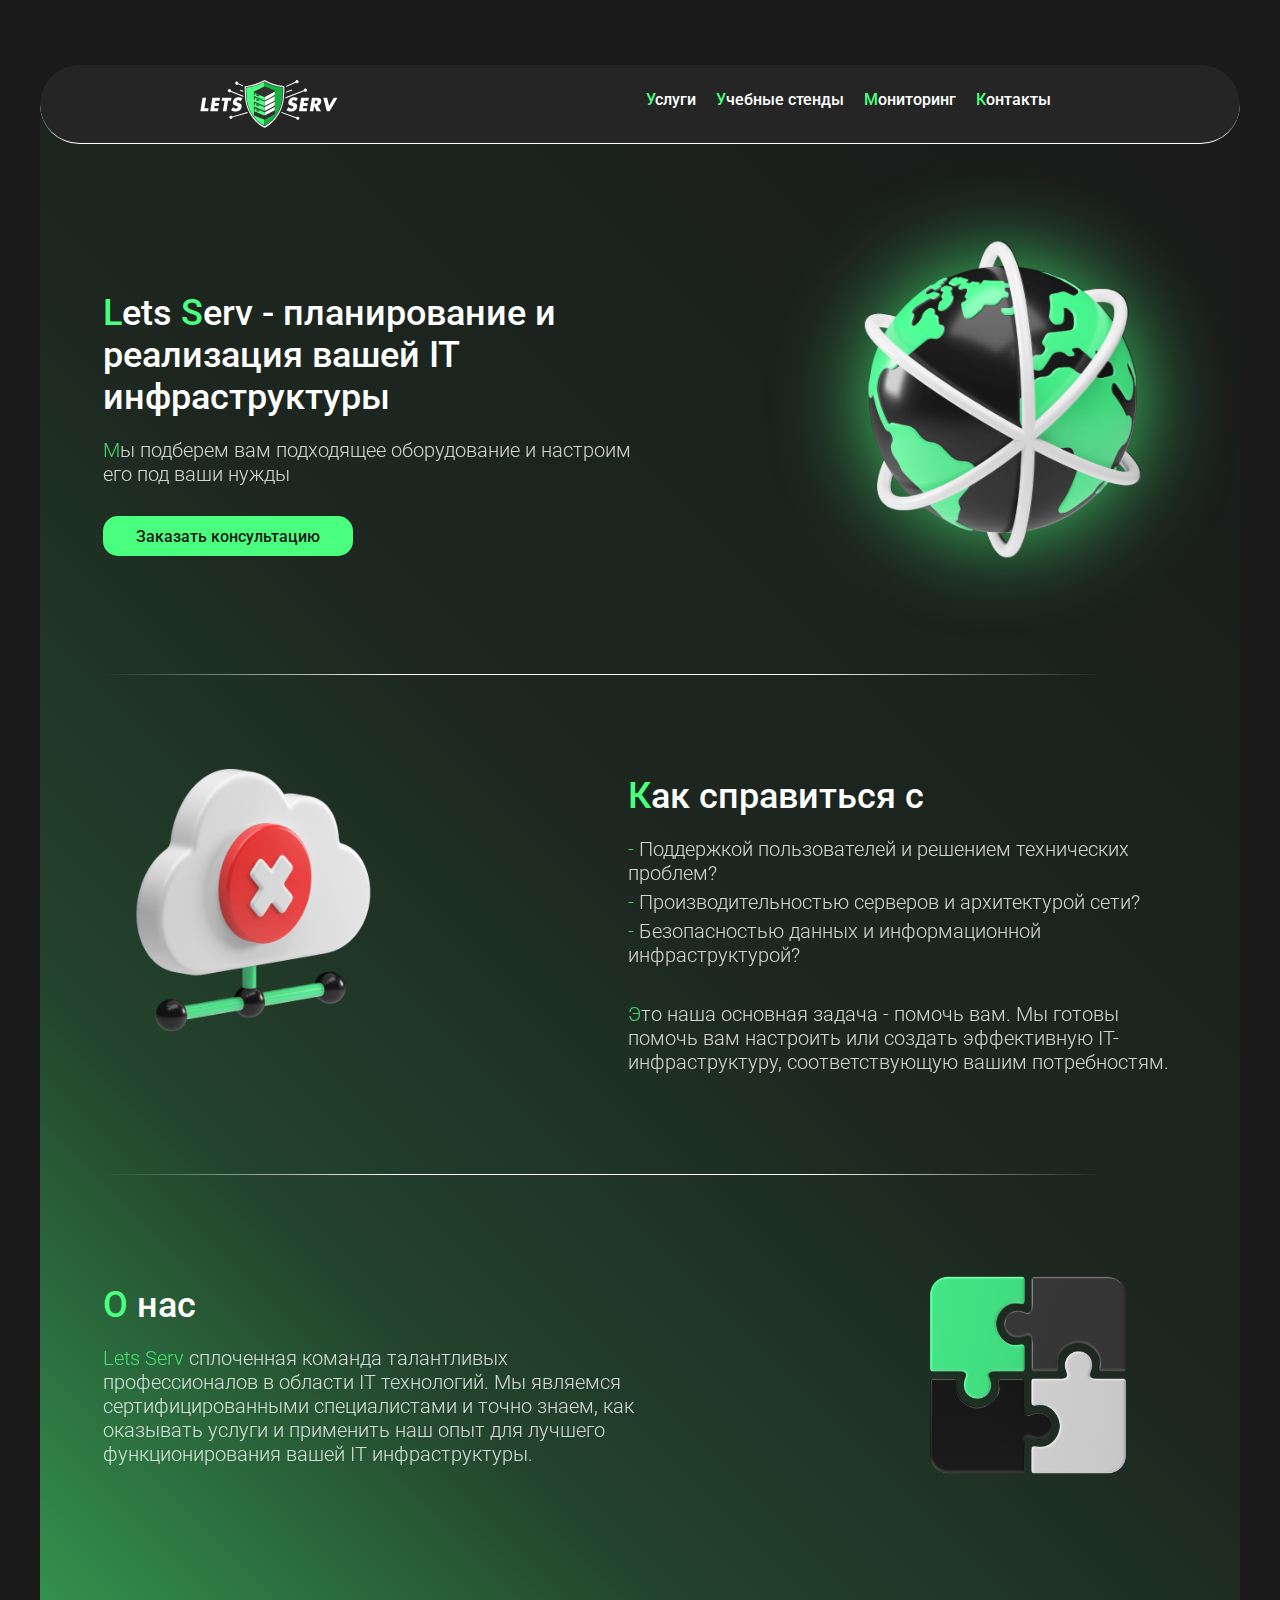
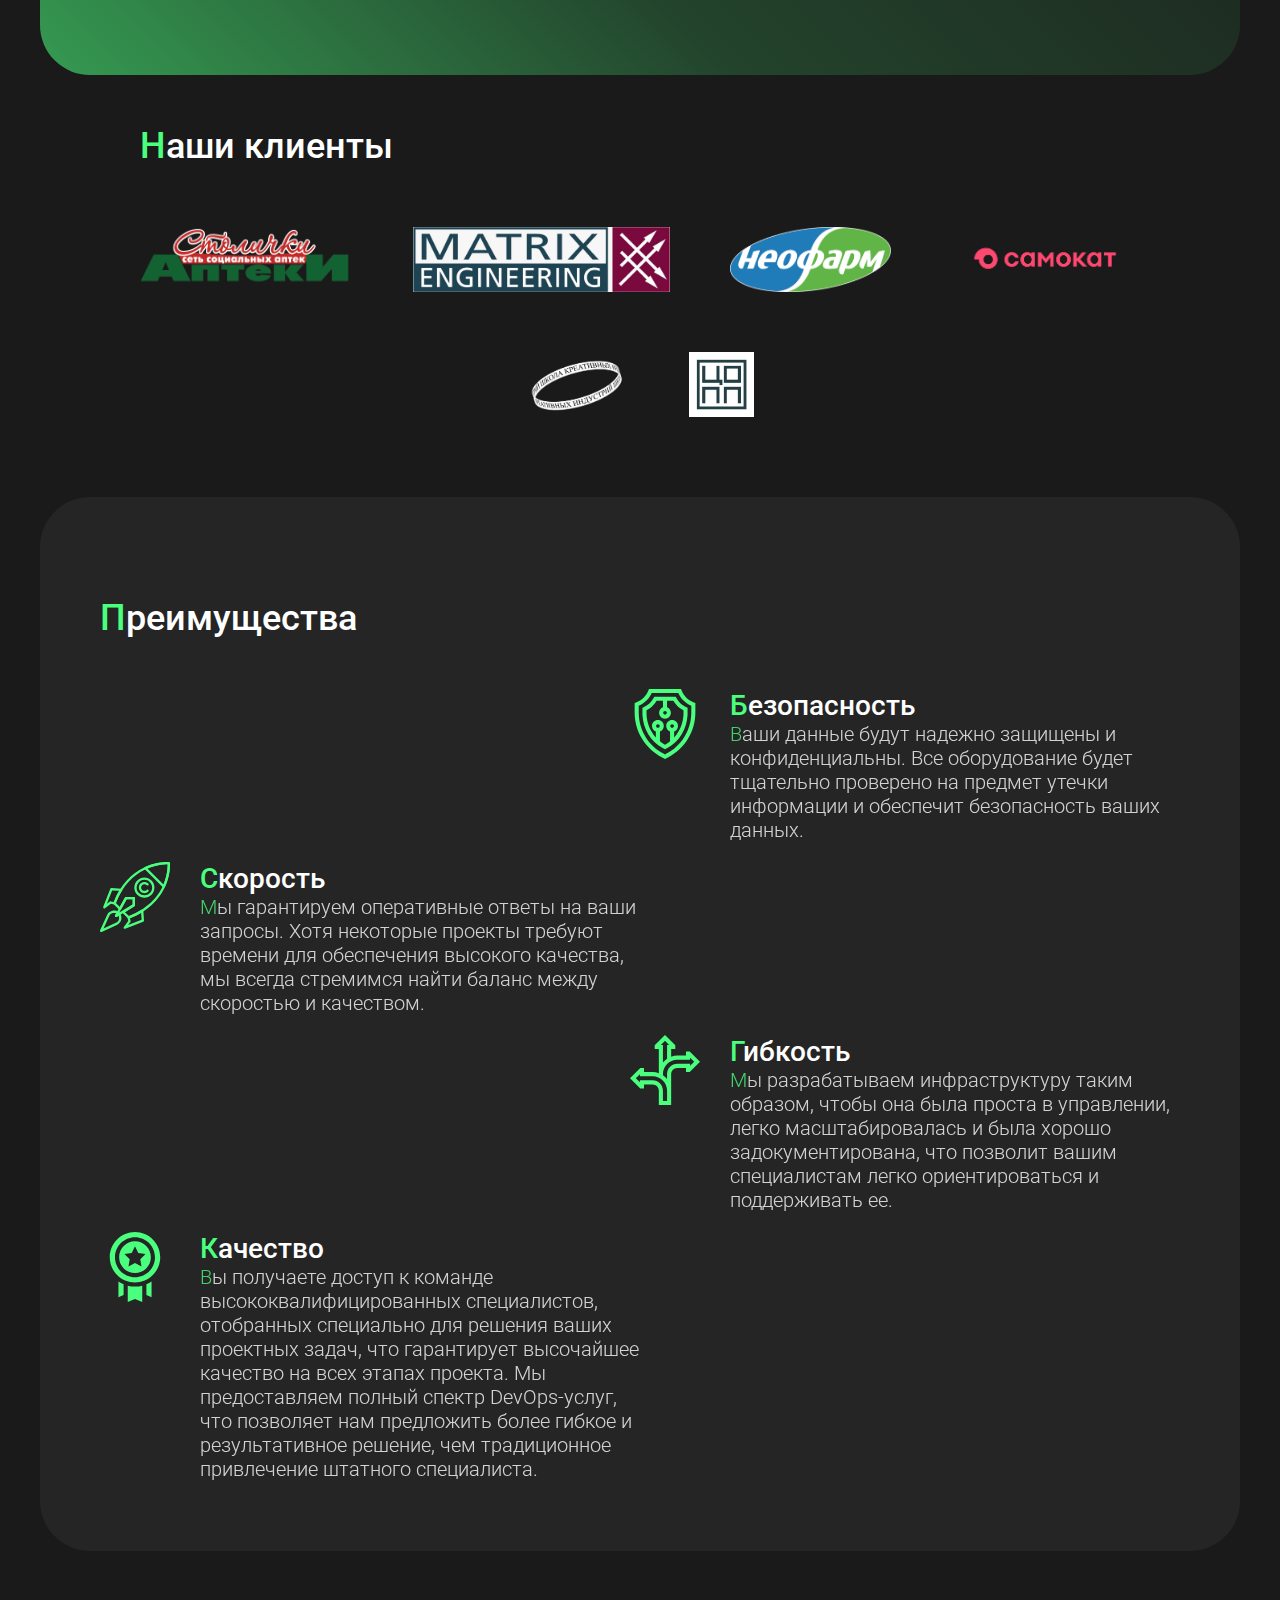
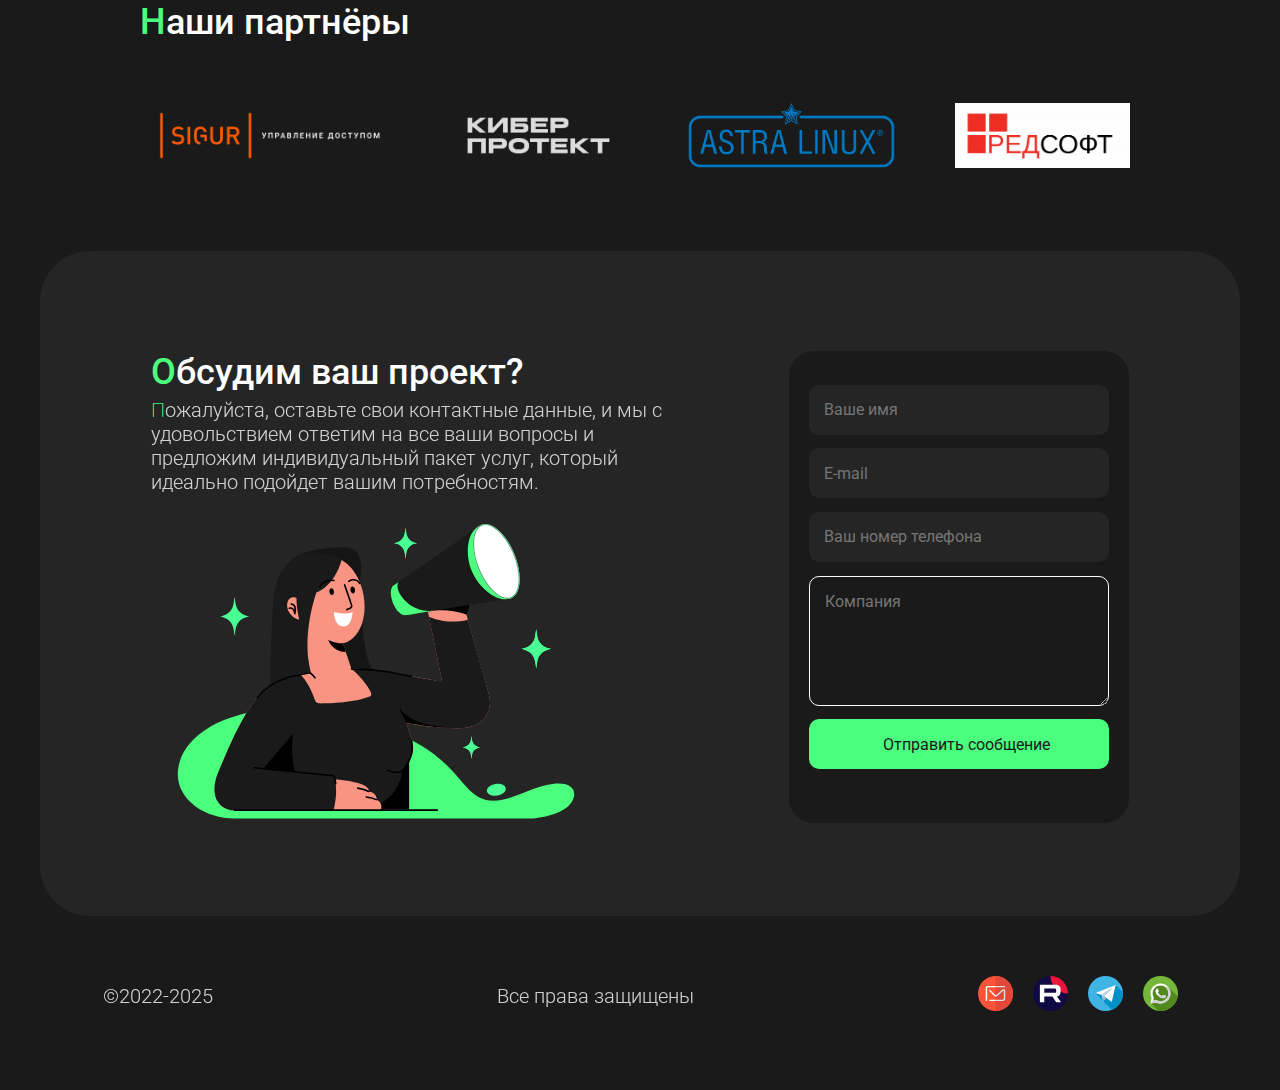
<file: index.html>
<!DOCTYPE html>
<html lang="ru">
  <head>
    <meta charset="UTF-8" />
    <meta content="text/html; charset=utf-8">
    <meta name="viewport" content="width=device-width, initial-scale=1.0">
    <title>«Lets serv» —  DevOps-услуги, миграция инфраструктуры, it планирования, CI/CD под ключ</title>
    <meta name="description" content="Услуги DevOps-инженеров: настройка CI/CD, миграция в Kubernetes и cloud. Аудит и поддержка ИТ-инфраструктуры 24/7.">
    <meta name="keywords" content="DevOps инженеров, Девопс, CI/CD, миграция в Kubernetes и облака, ИТ-инфраструктура, SRE практики">
    <meta property="og:url" content="https://letsserv.ru/">
    <meta property="og:title" content="«Факт» — DevOps-услуги, миграция инфраструктуры, CI/CD под ключ">
    <meta property="og:description" content="Услуги DevOps-инженеров: настройка CI/CD, миграция в Kubernetes и cloud. Аудит и поддержка ИТ-инфраструктуры 24/7.">
    <link
      rel="apple-touch-icon"
      sizes="180x180"
      href="assets/imges/favicon/apple-touch-icon.png"
    />
    <link
      rel="icon"
      type="image/png"
      sizes="32x32"
      href="assets/imges/favicon/favicon-32x32.png"
    />
    <link
      rel="icon"
      type="image/png"
      sizes="16x16"
      href="assets/imges/favicon/favicon-16x16.png"
    />
    <link rel="manifest" href="assets/imges/favicon/site.webmanifest" />

    <link rel="stylesheet" href="assets/styles/main.min.css" />

    <link rel="stylesheet" href="assets/styles/index.css" />
    <link rel="stylesheet" href="assets/styles/color.css" />

    <link rel="preconnect" href="https://fonts.googleapis.com" />
    <link rel="preconnect" href="https://fonts.gstatic.com" crossorigin />
    <link
      href="https://fonts.googleapis.com/css2?family=Roboto:ital,wght@0,100;0,300;0,400;0,500;0,700;0,900;1,100;1,300;1,400;1,500;1,700;1,900&display=swap"
      rel="stylesheet"
    />
  </head>
  <body id="bodyRemove">
    <header id="hed" class="header bg_content indent">
      <div class="box__">
        <div class="container_logo">
          <a class="logo" href="#">
            <svg
              width="1400"
              height="500"
              viewBox="0 0 1400 500"
              fill="none"
              xmlns="http://www.w3.org/2000/svg"
            >
              <path
                d="M657 17.2261L602 40.2261L558 59.2261L489 72.2261L462 78.2261L464 159.226L472 237.226L491 299.226L518 353.226L537 379.226L560 411.226L608 451.226L654 480.226L657 17.2261Z"
                fill="#4AFF7D"
              />
              <path
                d="M654 23.2261V480.226L720 440.226L790 356.226L820 290.226L839 230.226L845 153.226L848 97.2261L849 80.2261L791 65.2261L700 39.2261L671 24.2261L652 17.2261L654 23.2261Z"
                fill="#15B241"
              />
              <path
                d="M840.9 206.826C836.1 244.726 826 281.426 809.9 316.226C790.5 357.926 765.1 395.526 731.1 426.726C712.8 443.526 694.1 460.126 672 472.126C667 474.826 661.9 477.326 656.6 479.326C654.8 480.026 651.9 479.526 650.1 478.526C642 474.226 633.7 470.226 626.3 464.926C612.7 455.026 599.5 444.426 586.5 433.626C558.6 410.426 537.2 381.826 518.3 351.026C498 318.026 485.4 282.026 476 244.726C470.2 221.626 467 198.126 466 174.426C464.7 144.226 463.4 114.126 462.2 83.9258C462 78.5258 462.1 78.3258 467.7 77.3258C482.7 74.7258 497.7 72.2258 512.7 69.8258C543.9 64.6258 574 55.7258 602.9 43.0258C618.6 36.1258 634.1 28.7258 649.5 21.1258C653.7 19.0258 657 19.2258 661.1 21.2258C687.2 34.5258 713.8 46.7258 741.6 56.0258C767.1 64.5258 793.5 69.4258 820 73.5258C828 74.8258 836 76.5258 844 77.7258C847 78.2258 848 79.3258 847.9 82.4258C847.2 99.9258 846.7 117.526 846.2 135.026C846.2 135.126 843.9 183.126 840.9 206.826ZM473.5 129.926C474.3 145.526 475.3 161.726 476.1 178.026C477.2 199.626 480 220.926 485.4 241.826C493.5 273.526 503.3 304.526 519.9 333.026C533.2 355.826 547.7 377.726 565.6 397.226C579.5 412.426 595.5 425.326 611.2 438.426C622.8 448.126 636 455.626 649.3 462.726C652.4 464.426 655.4 464.926 658.7 463.026C669.2 456.926 680.5 452.026 690 444.726C718.7 422.926 745.1 398.726 766.6 369.226C801.8 320.826 822.5 266.826 830.6 208.026C836 168.926 835.9 129.326 837.3 89.8258C837.4 87.6258 836.4 86.9258 834.4 86.6258C827 85.4258 819.7 83.9258 812.3 82.7258C784 78.4258 755.9 72.9258 728.8 63.2258C705 54.7258 682 44.2258 659.4 32.8258C656.2 31.2258 653.5 31.0258 650.3 32.8258C646.5 35.0258 642.5 36.8258 638.6 38.7258C602 56.6258 564.2 71.3258 523.9 78.3258C509 80.9258 494.1 83.3258 479.2 85.7258C472.2 86.8258 472 86.7258 472.2 94.0258C472.7 105.826 473.1 117.626 473.5 129.926Z"
                fill="#313131"
              />
              <path
                class="logo_th-w"
                d="M847 205.426C842 244.526 831.6 282.526 815 318.426C795 361.526 768.7 400.326 733.6 432.526C714.7 449.926 695.4 467.026 672.6 479.426C667.5 482.226 662.1 484.726 656.7 486.826C654.8 487.526 651.9 487.026 650 486.026C641.7 481.626 633 477.526 625.4 471.926C611.3 461.626 597.7 450.726 584.3 439.626C555.5 415.626 533.4 386.126 513.9 354.326C492.9 320.226 479.9 283.126 470.3 244.526C464.3 220.626 461 196.426 459.9 171.926C458.6 140.726 457.2 109.626 456 78.4259C455.8 72.8259 455.9 72.6259 461.7 71.6259C477.2 68.9259 492.7 66.4259 508.2 63.8259C540.4 58.5259 571.5 49.2259 601.4 36.1259C617.6 29.0259 633.6 21.3259 649.5 13.5259C653.8 11.4259 657.3 11.5259 661.5 13.6259C688.5 27.3259 715.9 39.9259 744.7 49.5259C771.1 58.3259 798.3 63.3259 825.7 67.6259C834 68.9259 842.2 70.7259 850.5 72.0259C853.6 72.5259 854.7 73.7259 854.5 76.9259C853.8 95.0259 853.3 113.126 852.7 131.326C852.5 131.326 850.1 180.926 847 205.426ZM467.6 126.026C468.5 142.126 469.4 158.926 470.3 175.726C471.5 198.026 474.4 220.026 479.9 241.626C488.2 274.426 498.4 306.426 515.6 335.826C529.3 359.326 544.3 381.926 562.8 402.126C577.2 417.826 593.7 431.126 609.9 444.726C621.9 454.826 635.5 462.426 649.2 469.826C652.4 471.526 655.5 472.126 658.9 470.126C669.7 463.826 681.4 458.726 691.3 451.226C721 428.726 748.2 403.726 770.4 373.226C806.8 323.226 828.2 267.526 836.5 206.726C842.1 166.326 842 125.426 843.4 84.6259C843.5 82.3259 842.5 81.6259 840.5 81.3259C832.9 80.0259 825.3 78.5259 817.7 77.3259C788.4 72.9259 759.4 67.2259 731.5 57.2259C706.9 48.4259 683.2 37.5259 659.8 25.8259C656.5 24.1259 653.7 23.9259 650.4 25.8259C646.5 28.1259 642.3 29.9259 638.3 31.9259C600.5 50.4259 561.5 65.6259 519.8 72.9259C504.4 75.6259 489.1 78.1259 473.7 80.5259C466.4 81.7259 466.3 81.6259 466.5 89.0259C466.7 101.126 467.1 113.226 467.6 126.026Z"
                fill="white"
              />
              <path
                d="M656 177.226V376.326L756 323.226V123.226L656 177.226Z"
                fill="white"
              />
              <path
                d="M556.5 130.726L653 80.2261L751.5 120.726L655 169.226L556.5 130.726Z"
                fill="#313131"
              />
              <path
                d="M559.5 135.826C587.7 121.026 615.9 106.326 644.1 91.5259C648.1 89.4259 652 87.3259 656 85.3259C654.5 85.5259 652.9 85.7259 651.4 85.9259C680.1 97.7259 708.8 109.526 737.5 121.326C741.6 123.026 745.8 124.726 749.9 126.426C749.4 122.726 748.9 119.126 748.5 115.426C720.4 129.526 692.3 143.726 664.2 157.826C660.1 159.826 656.1 161.926 652 163.926C653.5 163.726 655.1 163.526 656.6 163.326C627.8 152.126 599.1 140.826 570.3 129.626C566.2 128.026 562.2 126.426 558.1 124.826C550.9 122.026 547.8 133.626 554.9 136.426C584.2 147.826 613.5 159.326 642.7 170.726C646.1 172.026 649.8 174.126 653.4 174.926C657.2 175.826 662.1 172.226 665.4 170.626C682 162.326 698.6 153.926 715.1 145.626C728.2 139.026 741.3 132.426 754.5 125.826C759.6 123.226 757.4 116.626 753.1 114.826C723.8 102.726 694.5 90.7259 665.1 78.6259C661.8 77.2259 658.1 75.1259 654.6 74.3259C650.6 73.4259 645.6 77.2259 642.2 78.9259C625.8 87.5259 609.3 96.1259 592.9 104.726C579.7 111.626 566.6 118.526 553.4 125.426C546.6 129.126 552.7 139.426 559.5 135.826Z"
                fill="#313131"
              />
              <path
                d="M554.5 359.226L655.5 401.726L756 348.726L757 318.226L655.5 371.726L554.5 328.226V359.226Z"
                fill="#313131"
              />
              <path
                d="M553.1 364.026C583.3 376.726 613.4 389.426 643.6 402.126C647 403.526 651.1 406.126 654.8 406.626C658.4 407.126 663.5 403.126 666.4 401.526C683.5 392.526 700.7 383.426 717.8 374.426C731.3 367.326 744.9 360.126 758.4 353.026C760 352.226 760.8 350.426 760.9 348.726C761.2 338.526 761.6 328.426 761.9 318.226C762 314.326 757.6 312.226 754.4 313.926C724.7 329.526 695.1 345.226 665.4 360.826C661.2 363.026 657 365.226 652.9 367.426C654.6 367.426 656.3 367.426 657.9 367.426C628.4 354.726 599 342.026 569.5 329.326C565.3 327.526 561.1 325.726 556.9 323.926C553.5 322.526 549.4 324.126 549.4 328.226C549.4 338.526 549.4 348.926 549.4 359.226C549.4 365.626 559.4 365.626 559.4 359.226C559.4 348.926 559.4 338.526 559.4 328.226C556.9 329.626 554.4 331.126 551.9 332.526C582.4 345.626 612.8 358.726 643.3 371.826C646.6 373.226 651.7 376.626 655.5 376.626C659 376.626 663.7 372.926 666.6 371.426C684 362.226 701.4 353.126 718.8 343.926C732.4 336.826 745.9 329.626 759.5 322.526C757 321.126 754.5 319.626 752 318.226C751.7 328.426 751.3 338.526 751 348.726C751.8 347.326 752.7 345.826 753.5 344.426C724.2 359.826 695 375.326 665.7 390.726C661.5 392.926 657.2 395.226 653 397.426C654.3 397.226 655.6 397.126 656.9 396.926C627.4 384.526 598 372.126 568.5 359.726C564.3 357.926 560.1 356.226 555.9 354.426C549.9 351.926 547.3 361.526 553.1 364.026Z"
                fill="#313131"
              />
              <path
                d="M559 309.226C559 300.226 559 291.226 559 282.226C556.5 283.626 554 285.126 551.5 286.526C581.9 299.926 612.3 313.326 642.7 326.726C646.3 328.326 649.9 330.126 653.5 331.526C658 333.126 662.5 329.326 666.4 327.226C683.5 317.826 700.6 308.426 717.7 299.026C731.3 291.526 745 284.026 758.6 276.526C764.2 273.426 759.2 264.826 753.6 267.926C724.4 283.926 695.3 300.026 666.1 316.026C661.9 318.326 657.8 320.626 653.6 322.926C655.3 322.926 657 322.926 658.6 322.926C628.8 309.826 599 296.626 569.3 283.526C565.1 281.626 560.9 279.826 556.6 277.926C553.2 276.426 549.1 278.126 549.1 282.226C549.1 291.226 549.1 300.226 549.1 309.226C549 315.626 559 315.626 559 309.226Z"
                fill="#313131"
              />
              <path
                d="M559 258.226C559 249.226 559 240.226 559 231.226C556.5 232.626 554 234.126 551.5 235.526C581.9 248.926 612.3 262.326 642.7 275.726C646.3 277.326 649.9 279.126 653.5 280.526C658 282.126 662.5 278.326 666.4 276.226C683.5 266.826 700.6 257.426 717.7 248.026C731.3 240.526 745 233.026 758.6 225.526C764.2 222.426 759.2 213.826 753.6 216.926C724.4 232.926 695.3 249.026 666.1 265.026C661.9 267.326 657.8 269.626 653.6 271.926C655.3 271.926 657 271.926 658.6 271.926C628.8 258.826 599 245.626 569.3 232.526C565.1 230.626 560.9 228.826 556.6 226.926C553.2 225.426 549.1 227.126 549.1 231.226C549.1 240.226 549.1 249.226 549.1 258.226C549 264.626 559 264.626 559 258.226Z"
                fill="#313131"
              />
              <path
                d="M559 203.226C559 194.226 559 185.226 559 176.226C556.5 177.626 554 179.126 551.5 180.526C581.9 193.926 612.3 207.326 642.7 220.726C646.3 222.326 649.9 224.126 653.5 225.526C658 227.126 662.5 223.326 666.4 221.226C683.5 211.826 700.6 202.426 717.7 193.026C731.3 185.526 745 178.026 758.6 170.526C764.2 167.426 759.2 158.826 753.6 161.926C724.4 177.926 695.3 194.026 666.1 210.026C661.9 212.326 657.8 214.626 653.6 216.926C655.3 216.926 657 216.926 658.6 216.926C628.8 203.826 599 190.626 569.3 177.526C565.1 175.626 560.9 173.826 556.6 171.926C553.2 170.426 549.1 172.126 549.1 176.226C549.1 185.226 549.1 194.226 549.1 203.226C549 209.626 559 209.626 559 203.226Z"
                fill="#313131"
              />
              <path
                d="M559.5 157.226C559.5 148.226 559.5 139.226 559.5 130.226C557 131.626 554.5 133.126 552 134.526C581.9 147.726 611.8 160.926 641.6 174.026C645.7 175.826 649.7 177.826 653.8 179.426C658 181.026 661.4 178.126 664.9 176.126C681.4 166.926 697.9 157.726 714.3 148.526C727.8 141.026 741.4 133.426 754.9 125.926C760.5 122.826 755.5 114.126 749.9 117.326C721.9 132.926 693.9 148.526 665.9 164.126C661.9 166.326 657.9 168.626 653.9 170.826C655.6 170.826 657.3 170.826 658.9 170.826C629.1 157.726 599.3 144.526 569.6 131.426C565.4 129.526 561.2 127.726 556.9 125.826C553.5 124.326 549.4 126.026 549.4 130.126C549.4 139.126 549.4 148.126 549.4 157.126C549.5 163.626 559.5 163.626 559.5 157.226Z"
                fill="#313131"
              />
              <path
                d="M573.9 307.326C583.2 311.626 592.6 316.026 601.9 320.326C605.4 321.926 608.4 316.726 604.9 315.126C595.6 310.826 586.2 306.426 576.9 302.126C573.5 300.526 570.4 305.626 573.9 307.326Z"
                fill="#1A1A1A"
              />
              <path
                d="M574.7 319.626C580.4 321.926 586 324.326 591.7 326.626C595.3 328.126 596.8 322.326 593.3 320.826C587.6 318.526 582 316.126 576.3 313.826C572.7 312.326 571.1 318.126 574.7 319.626Z"
                fill="#252525"
              />
              <path
                d="M574.7 265.626C580.4 267.926 586 270.326 591.7 272.626C595.3 274.126 596.8 268.326 593.3 266.826C587.6 264.526 582 262.126 576.3 259.826C572.7 258.326 571.1 264.126 574.7 265.626Z"
                fill="#252525"
              />
              <path
                d="M574.7 214.626C580.4 216.926 586 219.326 591.7 221.626C595.3 223.126 596.8 217.326 593.3 215.826C587.6 213.526 582 211.126 576.3 208.826C572.7 207.326 571.1 213.126 574.7 214.626Z"
                fill="#252525"
              />
              <path
                d="M574.7 166.626C580.4 168.926 586 171.326 591.7 173.626C595.3 175.126 596.8 169.326 593.3 167.826C587.6 165.526 582 163.126 576.3 160.826C572.7 159.326 571.1 165.126 574.7 166.626Z"
                fill="#252525"
              />
              <path
                d="M573.9 254.326C583.2 258.626 592.6 263.026 601.9 267.326C605.4 268.926 608.4 263.726 604.9 262.126C595.6 257.826 586.2 253.426 576.9 249.126C573.5 247.526 570.4 252.626 573.9 254.326Z"
                fill="#1A1A1A"
              />
              <path
                d="M573.9 202.326C583.2 206.626 592.6 211.026 601.9 215.326C605.4 216.926 608.4 211.726 604.9 210.126C595.6 205.826 586.2 201.426 576.9 197.126C573.5 195.526 570.4 200.626 573.9 202.326Z"
                fill="#1A1A1A"
              />
              <path
                d="M573.9 155.326C583.2 159.626 592.6 164.026 601.9 168.326C605.4 169.926 608.4 164.726 604.9 163.126C595.6 158.826 586.2 154.426 576.9 150.126C573.5 148.526 570.4 153.626 573.9 155.326Z"
                fill="#1A1A1A"
              />

              <path
                class="logo_th-w"
                d="M980.1 384.526L976.7 393.926L822.1 337.926C823.6 334.926 825.1 331.926 826.5 328.926L980.1 384.526Z"
                fill="white"
              />
              <path
                class="logo_th-w"
                d="M1056.2 119.826L863.9 194.126C864.3 190.426 864.6 186.726 865 183.026L1052.6 110.526L1056.2 119.826Z"
                fill="white"
              />
              <path
                class="logo_th-w"
                d="M872.7 73.5261C872.6 71.7261 872.3 70.2261 871.8 68.8261L967.9 25.2261L972 34.3261L872.9 79.3261C872.8 77.4261 872.8 75.4261 872.7 73.5261Z"
                fill="white"
              />
              <path
                class="logo_th-w"
                d="M444.4 179.726L312.6 127.026L316.3 117.726L443.8 168.726C443.9 172.426 444.1 176.026 444.4 179.726Z"
                fill="white"
              />
              <path
                class="logo_th-w"
                d="M483.8 330.226C485.2 333.326 486.7 336.326 488.2 339.326L331.7 385.926L328.8 376.326L483.8 330.226Z"
                fill="white"
              />
              <path
                class="logo_th-w"
                d="M439 70.8263C439 71.8263 439 72.7263 439 73.7263L385.9 50.6263L389.9 41.4263L440.3 63.3263C439.3 65.1263 439 67.6263 439 70.8263Z"
                fill="white"
              />
              <path
                class="logo_th-w"
                d="M441.6 118.026C441.7 121.626 441.9 125.326 442.1 128.926L407.7 115.926L411.2 106.526L441.6 118.026Z"
                fill="white"
              />
              <path
                class="logo_th-w"
                d="M932.1 114.926L868.1 137.926V137.826C868.3 134.226 868.6 130.626 868.8 127.026L928.7 105.526L932.1 114.926Z"
                fill="white"
              />
              <path
                class="logo_th-w"
                d="M318.9 396.226C326.356 396.226 332.4 390.182 332.4 382.726C332.4 375.27 326.356 369.226 318.9 369.226C311.444 369.226 305.4 375.27 305.4 382.726C305.4 390.182 311.444 396.226 318.9 396.226Z"
                fill="#1A1A1A"
                stroke="white"
                stroke-width="6"
                stroke-miterlimit="10"
              />
              <path
                class="logo_th-w"
                d="M304.9 130.226C312.356 130.226 318.4 124.182 318.4 116.726C318.4 109.27 312.356 103.226 304.9 103.226C297.444 103.226 291.4 109.27 291.4 116.726C291.4 124.182 297.444 130.226 304.9 130.226Z"
                fill="#1A1A1A"
                stroke="white"
                stroke-width="6"
                stroke-miterlimit="10"
              />
              <path
                class="logo_th-w"
                d="M377.9 55.2261C385.356 55.2261 391.4 49.1819 391.4 41.7261C391.4 34.2702 385.356 28.2261 377.9 28.2261C370.444 28.2261 364.4 34.2702 364.4 41.7261C364.4 49.1819 370.444 55.2261 377.9 55.2261Z"
                fill="#1A1A1A"
                stroke="white"
                stroke-width="6"
                stroke-miterlimit="10"
              />
              <path
                class="logo_th-w"
                d="M979.9 40.2261C987.356 40.2261 993.4 34.1819 993.4 26.7261C993.4 19.2702 987.356 13.2261 979.9 13.2261C972.444 13.2261 966.4 19.2702 966.4 26.7261C966.4 34.1819 972.444 40.2261 979.9 40.2261Z"
                fill="#1A1A1A"
                stroke="white"
                stroke-width="6"
                stroke-miterlimit="10"
              />
              <path
                class="logo_th-w"
                d="M1063.9 125.226C1071.36 125.226 1077.4 119.182 1077.4 111.726C1077.4 104.27 1071.36 98.2261 1063.9 98.2261C1056.44 98.2261 1050.4 104.27 1050.4 111.726C1050.4 119.182 1056.44 125.226 1063.9 125.226Z"
                fill="#1A1A1A"
                stroke="white"
                stroke-width="6"
                stroke-miterlimit="10"
              />

              <path
                class="logo_th-w"
                d="M987.9 406.226C995.356 406.226 1001.4 400.182 1001.4 392.726C1001.4 385.27 995.356 379.226 987.9 379.226C980.444 379.226 974.4 385.27 974.4 392.726C974.4 400.182 980.444 406.226 987.9 406.226Z"
                fill="#1A1A1A"
                stroke="white"
                stroke-width="6"
                stroke-miterlimit="10"
              />
              <path
                class="logo_th-w"
                d="M70.7 186.926L54 292.726H96.3L91.6 322.626H14L35.4 186.926H70.7Z"
                fill="white"
              />
              <path
                class="logo_th-w"
                d="M206 216.826H164.1L160.5 239.526H200.3L195.6 269.426H155.8L152 292.826H193.9L189.2 322.726H112.1L133.5 187.026H210.7L206 216.826Z"
                fill="white"
              />
              <path
                class="logo_th-w"
                d="M290.8 216.826L274.1 322.626H238.8L255.5 216.826H226.3L231 186.926H324.6L319.9 216.826H290.8Z"
                fill="white"
              />
              <path
                class="logo_th-w"
                d="M433.9 194.426L415.5 221.826C409.3 215.826 401.9 212.826 393.5 212.826C389.8 212.826 386.1 213.826 382.6 215.926C379.1 217.926 377 220.726 376.6 224.226C376.2 226.126 376.4 227.826 377.1 229.226C377.8 230.626 379 231.926 380.8 233.026C382.5 234.126 384 234.926 385.2 235.326C386.4 235.826 388 236.426 390.1 237.126L398.7 239.826C408.8 242.926 416.3 247.326 421.3 253.026C426.3 258.726 427.9 266.726 426.2 276.926C423.7 293.326 417.1 305.526 406.4 313.426C395 321.926 381.5 326.226 365.9 326.226C348.7 326.226 333.6 321.026 320.5 310.726L340.1 282.326C349.3 291.726 359.1 296.326 369.3 296.326C374 296.326 378.2 295.126 381.9 292.826C385.6 290.526 387.8 287.126 388.6 282.626C389 280.826 388.7 279.126 388 277.626C387.2 276.026 386.3 274.826 385.2 273.826C384.1 272.826 382.6 271.926 380.5 271.026C378.5 270.126 376.8 269.426 375.6 269.026C374.4 268.626 372.8 268.126 370.7 267.526C370.2 267.426 369.9 267.326 369.6 267.126C367 266.326 364.7 265.526 362.8 264.926C360.9 264.326 358.9 263.626 356.7 262.726C354.5 261.926 352.6 261.026 351.2 260.226C349.8 259.426 348.3 258.326 346.7 257.126C345.1 255.926 343.9 254.726 342.9 253.426C341.9 252.126 341.1 250.626 340.3 248.926C339.5 247.226 339 245.326 338.6 243.326C338.2 241.326 338.1 239.126 338.2 236.626C338.3 234.126 338.5 231.526 339 228.626C341.2 214.926 347.2 203.926 357.3 195.626C367.3 187.326 379.2 183.126 393 183.126C399.8 183.126 406.9 184.126 414.3 186.226C421.9 188.426 428.4 191.126 433.9 194.426Z"
                fill="white"
              />
              <path
                class="logo_th-w"
                d="M988.9 194.426L970.5 221.826C964.3 215.826 956.9 212.826 948.5 212.826C944.8 212.826 941.1 213.826 937.6 215.926C934.1 217.926 932 220.726 931.6 224.226C931.2 226.126 931.4 227.826 932.1 229.226C932.8 230.626 934 231.926 935.8 233.026C937.5 234.126 939 234.926 940.2 235.326C941.4 235.826 943 236.426 945.1 237.126L953.7 239.826C963.8 242.926 971.3 247.326 976.3 253.026C981.3 258.726 982.9 266.726 981.2 276.926C978.7 293.326 972.1 305.526 961.4 313.426C950 321.926 936.5 326.226 920.9 326.226C903.7 326.226 888.6 321.026 875.5 310.726L895.1 282.326C904.3 291.726 914.1 296.326 924.3 296.326C929 296.326 933.2 295.126 936.9 292.826C940.6 290.526 942.8 287.126 943.6 282.626C944 280.826 943.7 279.126 943 277.626C942.2 276.026 941.3 274.826 940.2 273.826C939.1 272.826 937.6 271.926 935.5 271.026C933.5 270.126 931.8 269.426 930.6 269.026C929.4 268.626 927.8 268.126 925.7 267.526C925.2 267.426 924.9 267.326 924.6 267.126C922 266.326 919.7 265.526 917.8 264.926C915.9 264.326 913.9 263.626 911.7 262.726C909.5 261.926 907.7 261.026 906.2 260.226C904.8 259.426 903.3 258.326 901.7 257.126C900.1 255.926 898.9 254.726 897.9 253.426C896.9 252.126 896.1 250.626 895.3 248.926C894.5 247.226 894 245.326 893.6 243.326C893.2 241.326 893.1 239.126 893.2 236.626C893.3 234.126 893.5 231.526 894 228.626C896.2 214.926 902.2 203.926 912.3 195.626C922.3 187.326 934.2 183.126 948 183.126C954.8 183.126 961.9 184.126 969.3 186.226C976.9 188.426 983.3 191.126 988.9 194.426Z"
                fill="white"
              />
              <path
                class="logo_th-w"
                d="M1093.8 216.826H1051.9L1048.3 239.526H1088.1L1083.4 269.426H1043.6L1039.8 292.826H1081.7L1077.1 322.626H999.9L1021.3 186.926H1098.5L1093.8 216.826Z"
                fill="white"
              />
              <path
                class="logo_th-w"
                d="M1186.9 267.026L1220.7 322.626H1176.8L1151.8 270.426H1151.4L1143.1 322.626H1107.8L1129.2 186.926H1181.9C1196.1 186.926 1206.9 190.426 1214.5 197.326C1222.1 204.326 1224.8 214.726 1222.6 228.626C1221 238.326 1217.1 246.726 1210.7 253.826C1204.4 260.926 1196.4 265.326 1186.9 267.026ZM1160.4 213.926L1155 247.726H1158.4C1161.6 247.726 1164.6 247.526 1167.2 247.126C1169.8 246.726 1172.5 245.926 1175.3 244.926C1178.1 243.826 1180.3 242.126 1182.1 239.726C1183.8 237.326 1185 234.426 1185.5 230.926C1186 227.426 1185.8 224.526 1184.8 222.126C1183.8 219.726 1182.1 218.026 1179.8 216.926C1177.5 215.826 1175 215.126 1172.5 214.726C1170 214.326 1167.1 214.126 1163.9 214.126H1160.4V213.926Z"
                fill="white"
              />
              <path
                class="logo_th-w"
                d="M1281.2 186.926L1301 269.326L1346.9 186.926H1385.2L1305.8 322.626H1278.4L1242.8 186.926H1281.2Z"
                fill="white"
              />
            </svg>
          </a>
        </div>
        <div class="container_nav">
          <ul>
            <li>
              <a href="services.html"><span>У</span>слуги</a>
            </li>
            <li>
              <a href="stands.html"><span>У</span>чебные стенды</a>
            </li>
            <li>
              <a href="monitoring.html"><span>М</span>ониторинг</a>
            </li>
            <li>
              <a href="forms.html"><span>К</span>онтакты</a>
            </li>
          </ul>
        </div>
      </div>
    </header>
    <section class="container__about bg_content standard_container container__bg_gradient indent">
      <div class="contetn__about_one standard_content content_info">
        <div class="text__solving_problemsabout_content-info">
          <h1><span>L</span>ets <span>S</span>erv - планирование и реализация вашей IT инфраструктуры</h1>
          <p>
            <span>М</span>ы подберем вам подходящее оборудование и настроим его
            под ваши нужды
          </p>
          <a class="btn_form_form" href="forms.html">Заказать консультацию</a>
        </div>
        <div class="svg__about_content-one">
          <div class="sun">
            <img src="assets/imges/Networking.png" alt="" />
            <div></div>
          </div>
        </div>
      </div>
      <div class="line"></div>
      <div class="contetn__about_two standard_content content_problem">
        <div class="svg__about_content-two">
          <img src="assets/imges/CloudUpdate.png" alt="" />
        </div>
        <div class="text__solving_problemsabout_content-problem">
          <h1><span>К</span>ак справиться с</h1>
          <div>
            <p>
              <span>- </span> Поддержкой пользователей и решением технических проблем?
            </p>
            <p><span>- </span> Производительностью серверов и архитектурой сети?</p>
            <p>
              <span>- </span> Безопасностью данных и информационной инфраструктурой?
            </p>
            <p>
              <span>Э</span>то наша основная задача - помочь вам. Мы готовы помочь вам настроить или создать
              эффективную IT-инфраструктуру, соответствующую вашим потребностям.
            </p>
          </div>
        </div>
      </div>
      <div class="line"></div>
      <div class="content__about_three standard_content content_compani">
        <div class="text__solving_problemsabout_content-compani">
          <h1><span>О</span> нас</h1>
          <p>
            <span>Lets Serv</span>
            сплоченная команда талантливых профессионалов в области IT технологий. Мы
            являемся сертифицированными специалистами и точно знаем, как оказывать услуги и применить
            наш опыт для лучшего функционирования вашей IT инфраструктуры.
          </p>
        </div>
        <img src="assets/imges/Puzzle.png" alt="" />
      </div>
    </section>
    <section class="containret__our_partners standard_container bg_content indent"
    >
      <h1><span>Н</span>аши клиенты</h1>
      <div class="our_partners">
        <img src="assets/imges/logo.com/Stolichka.png" alt="" />
        <img src="assets/imges/logo.com/Matrix.jfif" alt="" />
        <img src="assets/imges/logo.com/neologo.png" alt="" />
        <img src="assets/imges/logo.com/Samokat.png" alt="" />
        <img src="assets/imges/logo.com/ShKI.png" alt="" />
        <img src="assets/imges/logo.com/TsOPP.png" alt="" />
      </div>
    </section>
    <section class="container__advantages standard_container bg_content">
      <h1 class="indent"><span>П</span>реимущества</h1>
      <div class="wrapper__advantages indent">
        <div class="card card_1">
          <svg class="prem_svg" version="1.1" viewBox="-33 0 511 512">
            <g id="surface1">
              <path
                d="M 434.566406 98.242188 C 392.492188 83.570312 359.238281 51.269531 343.339844 9.613281 L 339.667969 0 L 105.425781 0 L 101.753906 9.613281 C 85.855469 51.269531 52.601562 83.570312 10.523438 98.242188 L 0.5 101.734375 L 0.5 171.15625 C 0.5 239.285156 19.226562 306.054688 54.652344 364.246094 C 90.078125 422.441406 140.789062 469.734375 201.308594 501.023438 L 222.546875 512 L 243.78125 501.019531 C 304.300781 469.734375 355.015625 422.441406 390.441406 364.246094 C 425.867188 306.054688 444.59375 239.285156 444.59375 171.15625 L 444.59375 101.734375 Z M 414.703125 171.15625 C 414.703125 299.371094 343.949219 415.59375 230.058594 474.46875 L 222.546875 478.351562 L 215.035156 474.46875 C 101.140625 415.59375 30.390625 299.371094 30.390625 171.15625 L 30.390625 122.636719 C 72.855469 104.960938 106.847656 71.886719 125.691406 29.890625 L 319.402344 29.890625 C 338.242188 71.886719 372.234375 104.960938 414.703125 122.636719 Z M 414.703125 171.15625 "
              ></path>
              <path
                d="M 304.832031 63.410156 L 300.484375 56.125 L 144.609375 56.125 L 140.257812 63.410156 C 120.753906 96.074219 105.382812 113.910156 65.882812 133.226562 L 57.503906 137.324219 L 57.503906 189.269531 L 57.527344 190.117188 C 60.339844 239.6875 74.667969 287.609375 98.964844 328.703125 C 124.445312 371.800781 161.066406 407.445312 204.871094 431.78125 L 222.546875 440.929688 L 239.828125 431.996094 L 240.222656 431.78125 C 284.023438 407.445312 320.644531 371.800781 346.128906 328.703125 C 370.425781 287.609375 384.753906 239.6875 387.566406 190.117188 L 387.589844 137.324219 L 379.210938 133.226562 C 339.707031 113.910156 324.339844 96.074219 304.832031 63.410156 Z M 235.792969 173.742188 C 235.792969 181.046875 229.851562 186.988281 222.546875 186.988281 C 215.242188 186.988281 209.300781 181.046875 209.300781 173.742188 C 209.300781 166.4375 215.242188 160.496094 222.546875 160.496094 C 229.851562 160.496094 235.792969 166.4375 235.792969 173.742188 Z M 157.363281 270.300781 C 157.363281 262.996094 163.304688 257.054688 170.609375 257.054688 C 177.914062 257.054688 183.855469 262.996094 183.855469 270.300781 C 183.855469 277.601562 177.914062 283.546875 170.609375 283.546875 C 163.304688 283.546875 157.363281 277.605469 157.363281 270.300781 Z M 261.238281 270.300781 C 261.238281 262.996094 267.179688 257.054688 274.484375 257.054688 C 281.785156 257.054688 287.730469 262.996094 287.730469 270.300781 C 287.730469 277.601562 281.785156 283.546875 274.484375 283.546875 C 267.179688 283.546875 261.238281 277.605469 261.238281 270.300781 Z M 357.699219 188.839844 C 353.980469 252.691406 329.492188 310.957031 289.429688 355.085938 L 289.429688 310.761719 C 305.867188 304.671875 317.617188 288.832031 317.617188 270.296875 C 317.617188 246.511719 298.269531 227.160156 274.484375 227.160156 C 250.699219 227.160156 231.347656 246.511719 231.347656 270.296875 C 231.347656 288.832031 243.097656 304.671875 259.539062 310.761719 L 259.539062 383.054688 C 249.027344 391.390625 237.792969 398.921875 225.898438 405.546875 L 222.546875 407.28125 L 219.195312 405.546875 C 207.296875 398.921875 196.066406 391.390625 185.554688 383.054688 L 185.554688 310.765625 C 201.996094 304.671875 213.746094 288.835938 213.746094 270.300781 C 213.746094 246.515625 194.394531 227.164062 170.609375 227.164062 C 146.824219 227.164062 127.472656 246.515625 127.472656 270.300781 C 127.472656 288.835938 139.222656 304.671875 155.664062 310.765625 L 155.664062 355.085938 C 115.601562 310.957031 91.109375 252.691406 87.394531 188.839844 L 87.394531 155.820312 C 124.335938 136.320312 142.777344 116.023438 161.484375 86.015625 L 207.601562 86.015625 L 207.601562 133.28125 C 191.160156 139.371094 179.410156 155.210938 179.410156 173.742188 C 179.410156 197.527344 198.761719 216.878906 222.546875 216.878906 C 246.332031 216.878906 265.683594 197.527344 265.683594 173.742188 C 265.683594 155.210938 253.933594 139.371094 237.492188 133.28125 L 237.492188 86.015625 L 283.609375 86.015625 C 302.316406 116.023438 320.757812 136.320312 357.699219 155.820312 Z M 357.699219 188.839844 "
              ></path>
            </g>
          </svg>
          <div>
            <h1><span>Б</span>езопасность</h1>
            <p>
              <span>В</span>аши данные будут надежно защищены и конфиденциальны. Все оборудование будет тщательно
              проверено на предмет утечки информации и обеспечит безопасность ваших данных.
            </p>
          </div>
        </div>
        <div class="card card_2">
          <svg
            class="prem_svg"
            version="1.1"
            id="Capa_1"
            x="0px"
            y="0px"
            viewBox="0 0 512.005 512.005"
            xml:space="preserve"
          >
            <g>
              <g>
                <path
                  d="M162.677,199.606c-1.365-2.679-4.036-4.437-7.031-4.633l-71.786-4.787c-3.72-0.367-7.159,1.937-8.516,5.401 L23.593,327.845c-1.391,3.55-0.256,7.586,2.782,9.898c1.519,1.16,3.345,1.741,5.162,1.741c1.8,0,3.601-0.563,5.12-1.706 l42.954-32.211l25.01,5c4.079,0.811,8.157-1.425,9.642-5.324c13.431-35.181,29.6-67.895,48.039-97.222 C163.898,205.476,164.043,202.276,162.677,199.606z M100.934,292.425l-21.724-4.343c-2.372-0.469-4.847,0.094-6.792,1.544 l-22.006,16.502l38.542-98.502l51.521,3.43C125.628,236.186,112.368,263.473,100.934,292.425z"
                ></path>
              </g>
            </g>
            <g>
              <g>
                <path
                  d="M321.822,428.156l-4.787-71.795c-0.205-3.004-1.963-5.674-4.642-7.04c-2.671-1.365-5.871-1.229-8.413,0.375 c-29.336,18.439-62.042,34.609-97.222,48.039c-3.891,1.476-6.144,5.555-5.324,9.642l5,25.01l-32.211,42.945 c-2.287,3.055-2.278,7.253,0.034,10.291c1.647,2.167,4.181,3.37,6.792,3.37c1.041,0,2.091-0.196,3.114-0.572l132.258-51.751 C319.885,435.315,322.069,431.867,321.822,428.156z M205.87,461.579l16.502-22.006c1.451-1.937,2.014-4.411,1.536-6.792 l-4.343-21.716c28.96-11.434,56.239-24.694,81.368-39.541l3.439,51.512L205.87,461.579z"
                ></path>
              </g>
            </g>
            <g>
              <g>
                <path
                  d="M247.45,256.007h-57.494c-3.097,0-5.947,1.681-7.458,4.386l-72.162,129.664c-1.877,3.379-1.246,7.611,1.536,10.291 c1.63,1.57,3.771,2.389,5.922,2.389c1.519,0,3.046-0.401,4.411-1.237l129.664-78.467c2.551-1.544,4.113-4.309,4.113-7.295V264.54 C255.983,259.83,252.16,256.007,247.45,256.007z M238.918,310.933l-98.033,59.328l54.081-97.18v-0.009h43.952V310.933z"
                ></path>
              </g>
            </g>
            <g>
              <g>
                <path
                  d="M511.574,8.224c-0.35-4.155-3.643-7.449-7.799-7.799c-2.833-0.222-283.825-19.839-405.451,298.724 c-1.203,3.149-0.444,6.698,1.937,9.079l40.573,40.573c1.903,1.903,4.565,2.773,7.236,2.415c2.654-0.384,4.975-1.988,6.272-4.335 l40.65-73.808h43.927v37.962l-74.252,46.879c-2.193,1.391-3.635,3.695-3.925,6.272c-0.29,2.577,0.614,5.145,2.449,6.98 l40.573,40.573c1.63,1.63,3.806,2.5,6.033,2.5c1.024,0,2.056-0.179,3.046-0.563C531.421,292.041,511.813,11.049,511.574,8.224z M466.811,159.613c-29.942,74.081-98.46,174.794-254.908,236.136l-29.097-29.097l69.201-43.688 c2.474-1.57,3.976-4.292,3.976-7.219v-51.197c0-4.71-3.823-8.533-8.533-8.533h-57.511c-3.114,0-5.973,1.698-7.475,4.42 l-37.604,68.279l-28.61-28.619C223.021,27.713,450.607,16.569,494.849,17.192C495.165,37.091,493.339,93.97,466.811,159.613z"
                ></path>
              </g>
            </g>
            <g>
              <g>
                <path
                  d="M146.166,376.874c-1.852-2.457-4.804-3.652-7.697-3.345c0.299-2.901-0.896-5.845-3.345-7.697 c-12.867-9.727-29.472-12.961-45.573-8.883c-17.091,4.343-31.068,15.999-38.338,31.998L0.768,499.933 c-1.476,3.242-0.785,7.057,1.732,9.565c1.63,1.638,3.814,2.5,6.033,2.5c1.195,0,2.398-0.256,3.533-0.768l110.986-50.454 c15.99-7.261,27.646-21.238,31.989-38.329C159.128,406.363,155.894,389.75,146.166,376.874z M138.504,418.249 c-3.055,12.04-11.263,21.878-22.509,26.998l-90.277,41.034l41.034-90.285c5.111-11.246,14.958-19.455,26.998-22.509 c3.166-0.802,6.348-1.195,9.488-1.195c5.316,0,10.512,1.135,15.248,3.345l-8.123,14.378c-1.886,3.336-1.314,7.526,1.399,10.231 c2.713,2.722,6.903,3.285,10.231,1.399l14.378-8.132C139.869,401.039,140.663,409.733,138.504,418.249z"
                ></path>
              </g>
            </g>
            <g>
              <g>
                <path
                  d="M511.574,8.233c-0.35-4.155-3.644-7.449-7.799-7.799c-3.328-0.265-82.427-6.255-175.451,36.597 c-2.534,1.16-4.335,3.498-4.83,6.246s0.393,5.563,2.364,7.534l135.33,135.33c1.613,1.613,3.789,2.5,6.033,2.5 c0.503,0,1.007-0.043,1.51-0.128c2.748-0.495,5.077-2.295,6.246-4.83C517.837,90.659,511.847,11.552,511.574,8.233z M464.456,165.261L346.738,47.543c68.1-28.747,127.735-30.727,148.12-30.385C495.199,37.56,493.279,97.008,464.456,165.261z"
                ></path>
              </g>
            </g>
            <g>
              <g>
                <path
                  d="M376.841,135.158c-28.696-28.696-75.378-28.696-104.074,0s-28.696,75.378,0,104.074 c14.344,14.352,33.193,21.52,52.033,21.52c18.849,0,37.689-7.176,52.041-21.52C405.537,210.536,405.537,163.853,376.841,135.158z M364.776,227.166c-22.04,22.04-57.903,22.04-79.943,0c-22.04-22.04-22.04-57.903,0-79.943 c11.016-11.016,25.496-16.528,39.968-16.528s28.952,5.512,39.976,16.528C386.816,169.263,386.816,205.126,364.776,227.166z"
                ></path>
              </g>
            </g>
            <g>
              <g>
                <path
                  d="M341.763,204.162c-9.352,9.369-24.574,9.36-33.935,0c-9.352-9.36-9.352-24.574,0-33.935c9.352-9.352,24.574-9.36,33.935,0 c3.328,3.336,8.738,3.336,12.065,0c3.336-3.336,3.336-8.729,0-12.065c-15.999-16.007-42.058-16.007-58.065,0 c-16.008,16.007-16.008,42.058,0,58.065c8.004,8.004,18.525,12.006,29.037,12.006c10.521,0,21.033-4.002,29.028-12.006 c3.336-3.336,3.336-8.729,0-12.065C350.5,200.826,345.091,200.826,341.763,204.162z"
                ></path>
              </g>
            </g>
          </svg>
          <div>
            <h1><span>С</span>корость</h1>
            <p>
              <span>М</span>ы гарантируем оперативные ответы на ваши запросы. Хотя некоторые проекты требуют времени
              для обеспечения высокого качества, мы всегда стремимся найти баланс между скоростью и
              качеством.
            </p>
          </div>
        </div>
        <div class="card card_3">
          <svg
            class="prem_svg"
            id="Capa_2"
            enable-background="new 0 0 512 512"
            viewBox="0 0 512 512"
          >
            <g>
              <path
                d="m436.749 120.501h-27.214l.002 30.125h-63.162c-15.659 0-30.91 2.643-45.25 7.709v-55.871l30.125-.001v-27.213l-75.25-75.25-75.25 75.25v27.214l30.125-.001v176.442c-14.158-5.031-29.388-7.78-45.25-7.78h-63.162v-30.125h-27.213l-75.25 75.251 75.25 75.25h27.213v-30.125h63.162c24.951 0 45.25 20.299 45.25 45.25v105.374h90.249l.001-105.374v-120.5c0-24.951 20.299-45.25 45.25-45.25h63.162v30.125h27.213l75.25-75.25zm-180.749-78.074 30.037 30.037h-14.912v100.93c-10.692 7.173-21.296 16.641-30.25 27.69v-128.62h-14.911zm15.124 439.573h-30.249v-75.375c0-41.493-33.757-75.25-75.25-75.25h-93.162v14.912l-30.037-30.037 30.037-30.037v14.912h93.162c58.173 0 105.5 47.327 105.5 105.5zm75.251-271.124c-41.493 0-75.25 33.757-75.25 75.25v35.576c-8.618-10.685-18.819-20.041-30.25-27.704v-7.872c-1.274-56.136 48.679-106.763 105.5-105.5h93.163l-.001-14.911 30.037 30.037-30.037 30.037v-14.912h-93.162z"
              ></path>
            </g>
          </svg>
          <div>
            <h1><span>Г</span>ибкость</h1>
            <p>
              <span>М</span>ы разрабатываем инфраструктуру таким образом, чтобы она была проста в управлении, легко
              масштабировалась и была хорошо задокументирована, что позволит вашим специалистам легко
              ориентироваться и поддерживать ее.
            </p>
          </div>
        </div>
        <div class="card card_4">
          <svg
            class="prem_svg"
            version="1.1"
            id="Layer_1"
            x="0px"
            y="0px"
            viewBox="0 0 512.001 512.001"
            xml:space="preserve"
          >
            <g>
              <g>
                <path
                  d="M339.293,382.587v78.998l37.849,15.753V361.885C365.317,369.988,352.65,376.948,339.293,382.587z"
                ></path>
              </g>
            </g>
            <g>
              <g>
                <path
                  d="M134.859,361.885v114.665l37.849-15.753v-78.21C159.351,376.948,146.683,369.988,134.859,361.885z"
                ></path>
              </g>
            </g>
            <g>
              <g>
                <path
                  d="M256,399.393c-18.284,0-36.039-2.302-52.997-6.621v88.231v30.998L256,489.944L308.997,512v-30.209v-89.019 C292.04,397.09,274.285,399.393,256,399.393z"
                ></path>
              </g>
            </g>
            <g>
              <g>
                <path
                  d="M256,0C154.24,0,71.452,82.788,71.452,184.549S154.24,369.097,256,369.097s184.549-82.788,184.549-184.549 S357.761,0,256,0z M256,330.1c-80.673,0-146.306-65.633-146.306-146.306c0-80.674,65.633-146.307,146.306-146.307 s146.306,65.633,146.306,146.307C402.306,264.468,336.674,330.1,256,330.1z"
                ></path>
              </g>
            </g>
            <g>
              <g>
                <path
                  d="M256,67.782c-63.968,0-116.011,52.042-116.011,116.012S192.032,299.804,256,299.804s116.011-52.042,116.011-116.011 C372.011,119.824,319.969,67.782,256,67.782z M303.681,251.5L256,226.433L208.32,251.5l9.106-53.092l-38.574-37.6l53.309-7.747 L256,104.755l23.84,48.306l53.309,7.747l-38.574,37.6L303.681,251.5z"
                ></path>
              </g>
            </g>
          </svg>
          <div>
            <h1><span>К</span>ачество</h1>
            <p>
              <span>В</span>ы получаете доступ к команде высококвалифицированных специалистов, отобранных
              специально для решения ваших проектных задач, что гарантирует высочайшее качество на всех
              этапах проекта. Мы предоставляем полный спектр DevOps-услуг, что позволяет нам предложить
              более гибкое и результативное решение, чем традиционное привлечение штатного специалиста.
            </p>
          </div>
        </div>
      </div>
    </section>
    <section class="containret__our_partners standard_container bg_content indent">
      <h1><span>Н</span>аши партнёры</h1>
      <div class="our_partners">
        <img src="assets/imges/logo.com/sigur.png" alt="" />
        <img style="filter: grayscale(1) brightness(1000%);" src="assets/imges/logo.com/Kiber.png" alt="" />
        <img src="assets/imges/logo.com/Astra.png" alt="" />
        <img src="assets/imges/logo.com/redsoft.png" alt="" />
      </div>
    </section>
    <section class="container__form standard_container bg_content indent">
      <div class="form__content_">
        <div class="text__form_content">
          <h1><span>О</span>бсудим ваш проект?</h1>
          <p>
            <span>П</span>ожалуйста, оставьте свои контактные данные, и мы с удовольствием ответим на все ваши
            вопросы и предложим индивидуальный пакет услуг, который идеально подойдет вашим
            потребностям.
          </p>
          <div class="svg__form_content">
            <svg
              width="827"
              height="614"
              viewBox="0 0 827 614"
              fill="none"
              xmlns="http://www.w3.org/2000/svg"
            >
              <path
                fill-rule="evenodd"
                clip-rule="evenodd"
                d="M118.54 613.199H731.209C731.209 613.199 789.52 611.178 815.037 585.662C840.553 560.146 825.609 516.89 731.209 555.358C673.617 578.826 637.585 590.92 598.369 543.098C550.74 485.008 500.621 434.889 330.53 397.915C194.203 361.578 34.5463 401.513 5.29381 493.587C-17.3167 564.768 51.8985 613.199 118.54 613.199Z"
                fill="#4AFF7D"
              />
              <path
                fill-rule="evenodd"
                clip-rule="evenodd"
                d="M661.994 541.16C672.815 539.389 682.473 543.347 683.58 550.016C684.687 556.686 676.8 563.549 665.979 565.321C655.158 567.092 645.5 563.134 644.393 556.465C643.286 549.823 651.173 542.959 661.994 541.16Z"
                fill="#4AFF93"
              />
              <path
                fill-rule="evenodd"
                clip-rule="evenodd"
                d="M248.003 66.8389C274.129 52.3649 352.006 42.0145 367.753 53.3059C380.705 62.577 388.731 91.525 378.463 120.722L384.58 196.386C384.58 196.386 389.24 292.547 409 304.198C409 304.198 317 331.198 334.875 258.35L248.003 66.8389Z"
                fill="#151515"
              />
              <path
                fill-rule="evenodd"
                clip-rule="evenodd"
                d="M269.59 171.063C269.507 170.565 269.396 170.067 269.313 169.541C260.651 120.335 280.162 75.6949 312.818 69.9662C345.503 64.2098 379.045 99.5231 387.679 148.729C396.286 197.769 376.969 242.215 344.534 248.249L362.357 301.385C362.357 301.385 398.832 301.163 431.157 306.587C479.339 314.696 551.266 328.921 551.266 328.921L521.184 180.251L595.546 166.884L649.734 359.64C655.601 389.308 637.446 425.036 587.631 425.064C532.724 425.092 476.682 414.049 476.682 414.049C495.556 469.372 495.114 475.35 467.937 518.08L462.153 595.68H118.485C81.2064 595.68 68.5036 559.26 83.6695 520.82C114.167 443.523 156.316 355.572 194.563 333.875C226.998 315.471 277.256 308.22 277.256 308.22L269.535 268.977L269.258 170.731L269.59 171.063ZM219.111 469.953L191.353 510.386L234.803 514.786L219.111 469.953Z"
                fill="#F99382"
              />
              <path
                fill-rule="evenodd"
                clip-rule="evenodd"
                d="M255.061 312.51C255.061 312.51 272.634 324.825 287.108 368.137C288.132 371.181 290.955 373.284 294.165 373.34C311.103 373.589 364.045 373.063 400.327 359.115C402.873 358.091 404.257 355.351 403.537 352.722C400.687 342.731 383.583 319.152 362.301 301.302H376.139L391.775 302.27L405.751 303.377L415.437 304.346L424.293 305.453L436.332 307.39L456.396 310.849L499.154 318.737L536.654 325.932L551.045 328.561L523.647 192.954C523.647 192.954 560.593 210.943 604.873 199.181L640.158 324.133L649.429 358.312L649.845 360.249L650.398 363.985L650.813 368.413V371.596L650.675 374.779L650.398 377.408L649.845 380.867L649.153 384.05L648.184 387.509L646.939 390.969L645.14 394.981L642.926 398.718L641.127 401.485L638.775 404.529L636.284 407.158L633.793 409.649L630.61 412.278L627.981 414.216L625.214 415.876L622.031 417.675L619.264 419.059L615.804 420.442L612.898 421.411L609.993 422.241L606.81 423.072L603.212 423.763L600.03 424.317L597.124 424.594L593.941 424.87L590.897 425.009L586.33 425.147L579.688 425.009L577.059 424.87L544.126 422.518L488.638 413.8L463.177 382.666L476.461 412.832L477.706 416.845L480.335 424.455L482.134 430.544L485.04 439.815L487.116 447.564L488.084 452.269L489.191 458.219L489.745 463.615V467.628L489.468 472.61L488.638 476.899L487.669 481.189L486.009 485.755L484.348 489.492L482.411 493.781L469.957 516.06L447.955 589.26L418.758 595.625H121.529H111.704L102.71 593.411L95.5143 589.675L89.5642 585.109L85.8281 580.404L81.6768 573.9L79.0477 566.705L77.3872 557.157V548.301L78.2175 539.722L80.2931 530.727L82.092 524.362L84.9978 517.443L88.5956 508.311L92.8852 498.348L98.9737 483.68L105.477 469.012L112.534 453.652L119.038 439.123L126.095 425.701L133.983 410.756L145.191 390.83L153.77 377.546L159.582 369.105L164.979 361.91L171.205 354.299L177.294 347.657L181.86 343.229L185.32 340.323L189.333 337.141L192.792 334.927L196.39 332.851L199.849 331.052L204.415 328.838L209.397 326.624L217.699 323.303L226.832 320.121L236.795 317.076L250.079 313.617L255.061 312.51Z"
                fill="#1A1A1A"
              />
              <path
                fill-rule="evenodd"
                clip-rule="evenodd"
                d="M244.627 514.233C244.627 514.233 234.415 474.104 241.14 436.272L179 508.698C188.5 513.237 218.725 513.195 235 514.233H244.627ZM379.903 594.103C379.903 594.103 454.265 592.387 467.992 516.502L482.439 492.065V594.103H414.746H379.903ZM476.737 414.077L464.976 391.605L462.346 378.459C462.346 378.459 473.832 416.651 552.567 422.186L578.305 425.009L560.177 424.317L547.862 423.487L535.27 422.38L524.477 421.134L512.3 419.751L500.815 418.09L490.298 416.43L483.379 415.323L476.737 414.077ZM344.5 248.198C344.5 248.198 328.751 248.255 314 241.198C314 241.198 322.521 265.396 350.5 266.198C348.5 258.198 347 254.698 344.5 248.198ZM527.881 179.725C527.881 179.725 574.818 176.183 602.161 188.72L612.151 156.285L562.309 154.762L527.881 179.725Z"
                fill="black"
              />
              <path
                fill-rule="evenodd"
                clip-rule="evenodd"
                d="M325.937 183.046C325.937 183.046 350.65 189.993 364.848 182.991C364.848 182.991 363.907 214.347 344.866 213.184C325.826 211.994 325.937 183.046 325.937 183.046Z"
                fill="white"
              />
              <path
                fill-rule="evenodd"
                clip-rule="evenodd"
                d="M320.125 133.508C322.726 133.121 325.3 135.971 325.909 139.873C326.518 143.775 324.885 147.29 322.311 147.678C319.71 148.065 317.136 145.215 316.527 141.312C315.918 137.41 317.523 133.923 320.125 133.508ZM363.934 130.325C366.536 129.938 369.109 132.788 369.718 136.691C370.327 140.593 368.694 144.108 366.121 144.495C363.519 144.882 360.945 142.032 360.336 138.13C359.7 134.228 361.333 130.74 363.934 130.325Z"
                fill="black"
              />
              <path
                fill-rule="evenodd"
                clip-rule="evenodd"
                d="M248.28 66.7282C248.28 66.7282 208.041 88.8959 201.039 148.978C196.916 184.568 192.561 287.953 194 334.198C194 334.198 204 327.698 220.5 322.698C220.5 322.698 241.5 314.198 277.5 308.198C277.5 308.198 256.5 242.698 289.184 142.917C289.184 142.917 325.521 132.429 342.348 74.1174C342.348 74.1728 300.724 46.8022 248.28 66.7282Z"
                fill="#1A1A1A"
              />
              <path
                fill-rule="evenodd"
                clip-rule="evenodd"
                d="M248.004 153.96C248.004 153.96 247.893 176.653 253.705 199.125C241.14 197.16 226.611 182.41 228.714 166.026C230.651 150.833 244.157 151.192 248.004 153.96Z"
                fill="#F99382"
              />
              <path
                d="M233 175.214C233 175.214 242.673 171.449 244.5 186.698C244.5 186.698 249.758 167.169 237 166.698M348.242 126.728C348.242 126.728 358.51 156.866 362.523 168.655C363.408 171.284 362.135 174.135 359.589 175.214C356.434 176.543 352.781 178.092 352.781 178.092M296.794 130.298C296.794 130.298 304.931 113.886 325.992 117.512M356.821 119.228C356.821 119.228 370.355 109.569 379.598 123.683"
                stroke="black"
                stroke-width="3.33"
                stroke-miterlimit="12.5"
                stroke-linecap="round"
                stroke-linejoin="round"
              />
              <path
                fill-rule="evenodd"
                clip-rule="evenodd"
                d="M628.175 4.45949C629.725 3.24179 631.441 2.24549 633.267 1.49826C654.079 -6.85959 684.743 20.594 701.707 62.7984C718.672 105.003 715.545 146.045 694.706 154.403C693.377 154.956 691.993 155.344 690.582 155.593H690.554C690.333 155.62 690.139 155.676 689.918 155.703L474.551 189.771C466.248 190.878 455.206 180.196 448.869 164.421C442.531 148.646 443.112 133.287 449.892 128.36L450.225 128.139L628.175 4.45949Z"
                fill="#1A1A1A"
              />
              <path
                fill-rule="evenodd"
                clip-rule="evenodd"
                d="M612.426 96.7925C596.104 57.0181 607.088 13.4054 626.597 5.73253C652.717 -9.03912 697.085 54.1713 697.085 54.1713C697.085 54.1713 715.988 135.805 688.589 155.454C669.081 163.154 628.776 136.567 612.426 96.7925Z"
                fill="#4AFF7D"
              />
              <path
                fill-rule="evenodd"
                clip-rule="evenodd"
                d="M460.907 120.667C447.789 135.777 483.435 188.138 534.44 180.279L483.241 188.803L472.586 190.048L466.913 188.111L457.088 180.279L448.924 165.417L445.465 153.655L444.219 144.384L444.773 137.05L448.094 128.886L460.907 120.667Z"
                fill="#4AFF7D"
              />
              <path
                fill-rule="evenodd"
                clip-rule="evenodd"
                d="M626.266 93.1302C609.301 50.9258 612.428 9.88379 633.24 1.52594C654.051 -6.83191 684.715 20.6217 701.68 62.8261C718.645 105.03 715.517 146.072 694.678 154.43C673.894 162.788 643.23 135.307 626.266 93.1302Z"
                fill="white"
              />
              <path
                fill-rule="evenodd"
                clip-rule="evenodd"
                d="M626.266 93.1302C609.301 50.9258 612.428 9.88379 633.24 1.52594C654.051 -6.83191 684.715 20.6217 701.68 62.8261C718.645 105.03 715.517 146.072 694.678 154.43C673.894 162.788 643.23 135.307 626.266 93.1302ZM628.397 92.2446C618.434 67.4201 615.472 43.0108 619.153 25.6862C621.478 14.7823 626.376 6.72885 634.098 3.62925C641.791 0.529653 650.924 2.93736 660.14 9.21959C674.808 19.1826 689.558 38.8319 699.549 63.6563C709.512 88.4808 712.473 112.89 708.792 130.215C706.468 141.119 701.569 149.172 693.848 152.272C686.154 155.371 677.021 152.964 667.806 146.681C653.138 136.746 638.387 117.069 628.397 92.2446Z"
                fill="#46B672"
              />
              <path
                fill-rule="evenodd"
                clip-rule="evenodd"
                d="M451.47 39.9112C451.47 39.9112 453.103 40.2986 455.4 40.8245C464.892 43.0385 472.033 50.8705 473.361 60.5014C474.191 66.6175 474.966 72.1802 474.966 72.1802C474.966 72.1802 475.741 66.6452 476.571 60.5014C477.9 50.8428 485.04 43.0385 494.532 40.8245C496.857 40.2986 498.462 39.9112 498.462 39.9112C498.462 39.9112 496.857 39.5237 494.532 38.9979C485.04 36.7839 477.9 28.9795 476.571 19.321C475.713 13.2048 474.966 7.64212 474.966 7.64212C474.966 7.64212 474.219 13.1771 473.361 19.321C472.033 28.9795 464.892 36.7839 455.4 38.9979C453.103 39.5237 451.47 39.9112 451.47 39.9112ZM715.765 259.9C715.765 259.9 717.924 260.37 720.996 261.062C733.588 263.885 743.081 273.876 744.852 286.163C745.987 293.995 746.983 301.052 746.983 301.052C746.983 301.052 748.007 293.968 749.114 286.163C750.885 273.848 760.35 263.857 772.97 261.062C776.042 260.37 778.2 259.9 778.2 259.9C778.2 259.9 776.042 259.429 772.97 258.737C760.378 255.915 750.885 245.924 749.114 233.636C748.007 225.804 746.983 218.747 746.983 218.747C746.983 218.747 745.959 225.832 744.852 233.636C743.081 245.952 733.616 255.942 720.996 258.737C717.924 259.429 715.765 259.9 715.765 259.9ZM594.854 464.971C594.854 464.971 596.044 465.248 597.759 465.636C601.176 466.43 604.271 468.241 606.638 470.83C609.004 473.418 610.53 476.664 611.016 480.137C611.652 484.648 612.206 488.744 612.206 488.744C612.206 488.744 612.759 484.648 613.396 480.137C614.364 473.025 619.65 467.241 626.652 465.636C628.368 465.248 629.558 464.971 629.558 464.971C629.558 464.971 628.368 464.695 626.652 464.307C623.235 463.513 620.14 461.702 617.774 459.113C615.407 456.525 613.881 453.279 613.396 449.806C612.787 445.295 612.206 441.199 612.206 441.199C612.206 441.199 611.652 445.295 611.016 449.806C610.047 456.918 604.761 462.702 597.759 464.307C596.044 464.695 594.854 464.971 594.854 464.971Z"
                fill="#4AFF93"
              />
              <path
                fill-rule="evenodd"
                clip-rule="evenodd"
                d="M451.47 39.9112C451.47 39.9112 453.103 40.2986 455.4 40.8245C464.892 43.0385 472.033 50.8705 473.361 60.5014C474.191 66.6175 474.966 72.1802 474.966 72.1802C474.966 72.1802 475.741 66.6452 476.571 60.5014C477.9 50.8428 485.04 43.0385 494.532 40.8245C496.857 40.2986 498.462 39.9112 498.462 39.9112C498.462 39.9112 496.857 39.5237 494.532 38.9979C485.04 36.7839 477.9 28.9795 476.571 19.321C475.713 13.2048 474.966 7.64212 474.966 7.64212C474.966 7.64212 474.219 13.1771 473.361 19.321C472.033 28.9795 464.892 36.7839 455.4 38.9979C453.103 39.5237 451.47 39.9112 451.47 39.9112ZM715.765 259.9C715.765 259.9 717.924 260.37 720.996 261.062C733.588 263.885 743.081 273.876 744.852 286.163C745.987 293.995 746.983 301.052 746.983 301.052C746.983 301.052 748.007 293.968 749.114 286.163C750.885 273.848 760.35 263.857 772.97 261.062C776.042 260.37 778.2 259.9 778.2 259.9C778.2 259.9 776.042 259.429 772.97 258.737C760.378 255.915 750.885 245.924 749.114 233.636C748.007 225.804 746.983 218.747 746.983 218.747C746.983 218.747 745.959 225.832 744.852 233.636C743.081 245.952 733.616 255.942 720.996 258.737C717.924 259.429 715.765 259.9 715.765 259.9ZM594.854 464.971C594.854 464.971 596.044 465.248 597.759 465.636C601.176 466.43 604.271 468.241 606.638 470.83C609.004 473.418 610.53 476.664 611.016 480.137C611.652 484.648 612.206 488.744 612.206 488.744C612.206 488.744 612.759 484.648 613.396 480.137C614.364 473.025 619.65 467.241 626.652 465.636C628.368 465.248 629.558 464.971 629.558 464.971C629.558 464.971 628.368 464.695 626.652 464.307C623.235 463.513 620.14 461.702 617.774 459.113C615.407 456.525 613.881 453.279 613.396 449.806C612.787 445.295 612.206 441.199 612.206 441.199C612.206 441.199 611.652 445.295 611.016 449.806C610.047 456.918 604.761 462.702 597.759 464.307C596.044 464.695 594.854 464.971 594.854 464.971Z"
                fill="#4AFF93"
              />
              <path
                d="M93.2306 193.646C90.1587 192.954 88 192.483 88 192.483C88 192.483 90.1587 192.013 93.2306 191.321C105.85 188.526 115.315 178.535 117.086 166.22C118.193 158.416 119.217 151.331 119.217 151.331C119.217 151.331 120.241 158.388 121.348 166.22C123.12 178.508 132.612 188.498 145.204 191.321C148.276 192.013 150.435 192.483 150.435 192.483C150.435 192.483 148.276 192.954 145.204 193.646C132.584 196.441 123.12 206.432 121.348 218.747C120.241 226.551 119.217 233.636 119.217 233.636C119.217 233.636 118.221 226.579 117.086 218.747C115.315 206.459 105.823 196.469 93.2306 193.646Z"
                fill="#4AFF93"
              />
              <path
                fill-rule="evenodd"
                clip-rule="evenodd"
                d="M327.735 531.198C350.955 533.55 398.528 538.393 399.718 557.074C399.718 557.074 414.856 558.126 415.548 574.288C426.839 578.328 427.005 595.681 420.889 595.681H325.134L326.545 589.509C328.925 578.356 330.06 568.725 330.392 560.561L330.475 558.707L330.503 557.046C330.696 545.118 329.202 536.594 327.735 531.198Z"
                fill="#F99382"
              />
              <path
                d="M160.246 507.231L325.106 523.947C325.106 523.947 328.593 528.154 329.617 540.718"
                stroke="black"
                stroke-width="3.33"
                stroke-miterlimit="12.5"
                stroke-linecap="round"
                stroke-linejoin="round"
              />
              <path
                d="M166.5 361.698L177.5 348.698L192 336.698L208 328.198L232.5 318.512L276.5 309.698L282 314.698L286.5 320.198"
                stroke="black"
                stroke-width="3.33"
                stroke-miterlimit="12.5"
                stroke-linecap="round"
                stroke-linejoin="round"
              />
              <path
                d="M488 317.198L469 313.698L452 310.198L431 306.698L405.5 303.698L384.5 302.698L362.5 301.698"
                stroke="black"
                stroke-width="3.33"
                stroke-miterlimit="12.5"
                stroke-linecap="round"
                stroke-linejoin="round"
              />
              <path
                d="M438.5 512.698L440.613 513.588C445.503 515.647 450.704 516.867 456 517.198V517.198L459.15 517.198C460.705 517.198 462.248 516.926 463.709 516.395V516.395C465.866 515.61 467.785 514.282 469.279 512.539L473 508.198L478 500.698L481.182 494.865C483.057 491.427 484.623 487.83 485.861 484.115L486.096 483.409C487.03 480.606 487.744 477.734 488.23 474.82V474.82C488.742 471.744 489 468.631 489 465.512L489 464.938C489 461.782 488.765 458.631 488.297 455.511L487.5 450.198"
                stroke="black"
                stroke-width="3.33"
                stroke-miterlimit="12.5"
                stroke-linecap="round"
                stroke-linejoin="round"
              />
              <path
                d="M118.54 595.487H541.331M398.5 556.698C392.522 553.626 383.5 550.698 375.5 549.698M414 573.698C410.873 572.065 399 568.698 393 568.198"
                stroke="black"
                stroke-width="3.33"
                stroke-miterlimit="12.5"
                stroke-linecap="round"
                stroke-linejoin="round"
              />
            </svg>
          </div>
        </div>
        <form class="container__form_card"  action="email.php" method="post">
          <fieldset>
            <input class="input_form" type="text" name="name" placeholder="Ваше имя">
            <input class="input_form" type="text" name="name" placeholder="Ваше имя">
            <input class="input_form" type="text" name="email" placeholder="E-mail">
            <input class="input_form" type="text" name="phone" placeholder="Ваш номер телефона">
            <textarea rows="10" cols="45" name="message" placeholder="Компания"></textarea>
            <input class="input_form" id="btnForm" type="submit" value="Отправить сообщение">
          </fieldset>
        </form>
      </div>
    </section>
    <footer class="footer standard_container bg_content indent">
      <div class="footer__not_all-p">
        <p>©2022-2025</p>
        <p>Все права защищены</p>
        <div>
          <a target="_blank" href="mailto:letsserv@yandex.ru">
            <svg id="Layer_1" enable-background="new 0 0 250 250" viewBox="0 0 250 250" xmlns="http://www.w3.org/2000/svg"><g clip-rule="evenodd" fill-rule="evenodd"><path d="m250.4 124.9c0 68.9-55.7 124.8-124.6 125h-.8c-1 0-1.9 0-2.9 0-67.5-1.8-121.7-57-121.7-125s54.2-123.2 121.7-124.9h2.9.8c68.9.2 124.6 56 124.6 124.9z" fill="#ff5439"></path><path d="m189.5 70.6h-124.6c-5.2 0-9.4 4.2-9.4 9.4v94.4c0 1.4.6 2.6 1.5 3.5s2.2 1.5 3.5 1.5c2.8 0 5-2.2 5-5v-93.8h124c1.4 0 2.6-.6 3.5-1.5s1.5-2.2 1.5-3.5c0-2.8-2.2-5-5-5zm-18.6 28.8c-8.8 7.5-40.2 35.5-40.2 35.5-1.5 1.3-3.4 1.9-5.2 1.7-1.5-.2-2.9-.9-4-2l-36.2-37.2-7.3 6.8 39.5 40.9c2.1 2.3 5 3.5 7.9 3.6s5.8-.8 8.1-2.9l46.7-40.3c1.6-1.5 4.2-1.9 4.2 1.9v50.7c0 6.2-5 11.3-11.3 11.3h-91.5v10h91.8c11.7 0 21.1-9.5 21.1-21.1v-53.1c0-11.2-14.9-13.3-23.6-5.8z" fill="#fff"></path><path d="m250.4 124.9c0 68.9-55.7 124.8-124.6 125h-.4v-250h.4c68.9.3 124.6 56.1 124.6 125z" fill="#e24737"></path><g fill="#e1e1e1"><path d="m189.5 80.6h-64.1v-10h64.1c2.8 0 5 2.2 5 5 0 1.4-.6 2.6-1.5 3.5-.9 1-2.1 1.5-3.5 1.5z"></path><path d="m194.5 105.2v53.1c0 11.7-9.5 21.1-21.1 21.1h-48v-10h47.8c6.2 0 11.3-5 11.3-11.3v-50.7c0-3.8-2.6-3.4-4.2-1.9l-46.7 40.3c-2.3 2.1-5.2 3-8.1 2.9v-12.2c1.8.2 3.8-.3 5.2-1.7 0 0 31.4-28 40.2-35.5 8.7-7.4 23.6-5.3 23.6 5.9z"></path></g></g></svg>
        </a>
        <a target="_blank" href="https://rutube.ru/channel/26784998/">
          <svg width="132" height="132" viewBox="0 0 132 132" fill="none" xmlns="http://www.w3.org/2000/svg">
            <g clip-path="url(#clip0_519_1980)">
            <rect width="132" height="132" fill="#100943"/>
            <path d="M132 66.0001C168.451 66.0001 198 36.4508 198 3.05176e-05C198 -36.4508 168.451 -66 132 -66C95.5492 -66 66 -36.4508 66 3.05176e-05C66 36.4508 95.5492 66.0001 132 66.0001Z" fill="#ED143B"/>
            <path d="M81.5361 62.9865H42.5386V47.5547H81.5361C83.814 47.5547 85.3979 47.9518 86.1928 48.6451C86.9877 49.3385 87.4801 50.6245 87.4801 52.5031V58.0441C87.4801 60.0234 86.9877 61.3094 86.1928 62.0028C85.3979 62.6961 83.814 62.9925 81.5361 62.9925V62.9865ZM84.2115 33.0059H26V99H42.5386V77.5294H73.0177L87.4801 99H106L90.0546 77.4287C95.9333 76.5575 98.573 74.756 100.75 71.7869C102.927 68.8179 104.019 64.071 104.019 57.7359V52.7876C104.019 49.0303 103.621 46.0613 102.927 43.7857C102.233 41.51 101.047 39.5307 99.362 37.7528C97.5824 36.0698 95.6011 34.8845 93.2223 34.0904C90.8435 33.3971 87.8716 33 84.2115 33V33.0059Z" fill="white"/>
            </g>
            <defs>
            <clipPath id="clip0_519_1980">
            <rect width="132" height="132" rx="66" fill="white"/>
            </clipPath>
            </defs>
            </svg>  
        </a>
        <a target="_blank" href="https://t.me/+79157792861">
          <svg version="1.1" id="Capa_10" xmlns="http://www.w3.org/2000/svg" xmlns:xlink="http://www.w3.org/1999/xlink" x="0px" y="0px" viewBox="0 0 512 512" style="enable-background:new 0 0 512 512;" xml:space="preserve"><circle style="fill:#41B4E6;" cx="255.997" cy="256" r="255.997"></circle><path style="fill:#0091C8;" d="M512,256.003c0-6.238-0.235-12.419-0.673-18.546L405.228,131.36L106.772,248.759l114.191,114.192 l1.498,5.392l1.939-1.955l0.008,0.008l-1.947,1.947L348.778,494.66C444.298,457.5,512,364.663,512,256.003z"></path><polygon style="fill:#FFFFFF;" points="231.138,293.3 346.829,380.647 405.228,131.36 106.771,248.759 197.588,278.84 363.331,167.664 "></polygon><polygon style="fill:#D2D2D7;" points="197.588,278.84 222.461,368.344 231.138,293.3 363.331,167.664 "></polygon><polygon style="fill:#B9B9BE;" points="268.738,321.688 222.461,368.344 231.138,293.3 "></polygon></svg>
      </a>
      <a target="_blank" href="https://wa.me/79157792861?text=Привет! Хочу записаться на консультацию">
          <svg version="1.1" id="Layer_19" xmlns="http://www.w3.org/2000/svg" xmlns:xlink="http://www.w3.org/1999/xlink" x="0px" y="0px" viewBox="0 0 512 512" style="enable-background:new 0 0 512 512;" xml:space="preserve"><circle style="fill:#75B73B;" cx="256" cy="256" r="256"></circle><path style="fill:#52891D;" d="M360.241,151.826c-14.843-3.712-36.671-16.532-50.8-21.671 c-55.165-17.239-129.293-3.448-149.98,60.337c-1.724,1.724-5.172,1.724-6.896,1.724c-41.374,48.269-13.791,106.882-17.239,160.323 c-1.177,18.839-11.083,35.497-23.831,49.588l107.282,107.17C230.931,511.067,243.355,512,256,512 c126.436,0,231.452-91.665,252.247-212.161L360.241,151.826z"></path><g><path style="fill:#FFFFFF;" d="M248.837,108.447c-78.029,3.712-139.604,68.696-139.369,146.811 c0.072,23.792,5.816,46.249,15.95,66.095l-15.557,75.514c-0.841,4.086,2.843,7.663,6.901,6.701l73.995-17.53 c19.011,9.471,40.364,14.939,62.962,15.284c79.753,1.219,146.251-62.105,148.74-141.829 C405.121,174.035,334.591,104.362,248.837,108.447L248.837,108.447z M337.13,335.936c-21.669,21.669-50.483,33.604-81.13,33.604 c-17.944,0-35.126-4.027-51.066-11.966l-10.302-5.134l-45.37,10.747l9.549-46.356l-5.075-9.943 c-8.276-16.206-12.472-33.728-12.472-52.084c0-30.648,11.935-59.459,33.604-81.13c21.476-21.478,50.759-33.604,81.134-33.604 c30.644,0,59.458,11.935,81.127,33.604c21.669,21.669,33.604,50.483,33.604,81.127C370.735,285.177,358.607,314.459,337.13,335.936 L337.13,335.936z"></path><path style="fill:#FFFFFF;" d="M327.115,286.582l-28.384-8.149c-3.729-1.069-7.749-0.01-10.468,2.76l-6.942,7.07 c-2.926,2.984-7.366,3.941-11.24,2.374c-13.427-5.434-41.672-30.548-48.881-43.106c-2.084-3.624-1.739-8.152,0.817-11.462 l6.058-7.839c2.374-3.07,2.874-7.197,1.305-10.747l-11.941-27.008c-2.86-6.468-11.126-8.352-16.527-3.784 c-7.921,6.701-17.32,16.88-18.461,28.16c-2.015,19.887,6.515,44.954,38.762,75.055c37.257,34.778,67.094,39.369,86.523,34.664 c11.019-2.667,19.825-13.365,25.379-22.126C336.906,296.467,333.91,288.535,327.115,286.582L327.115,286.582z"></path></g><g><path style="fill:#D1D1D1;" d="M356.004,147.708l-22.223,22.778c1.131,1.045,2.257,2.096,3.351,3.191 c21.67,21.669,33.604,50.483,33.604,81.127c0,30.375-12.128,59.656-33.604,81.134c-21.669,21.669-50.483,33.604-81.13,33.604 c-17.944,0-35.125-4.027-51.066-11.966l-10.302-5.134l-45.37,10.747l0.938-4.553l-40.174,41.172 c0.886,2.663,3.705,4.475,6.734,3.758l73.995-17.53c19.011,9.471,40.364,14.939,62.962,15.284 c79.753,1.219,146.253-62.105,148.74-141.829C403.834,215.357,385.686,175.435,356.004,147.708z"></path><path style="fill:#D1D1D1;" d="M327.115,286.582l-28.384-8.149c-3.729-1.069-7.749-0.01-10.468,2.76l-6.942,7.07 c-2.926,2.984-7.366,3.941-11.24,2.374c-7.756-3.139-20.451-12.845-31.185-22.904l-19.732,20.225 c0.677,0.648,1.352,1.295,2.05,1.948c37.257,34.778,67.094,39.369,86.523,34.664c11.019-2.667,19.825-13.365,25.379-22.126 C336.906,296.467,333.91,288.535,327.115,286.582z"></path></g></svg>
      </a>
        </div>
      </div>
    </footer>
    <script src="assets/js/index.js"></script>
  </body>
</html>
</file>
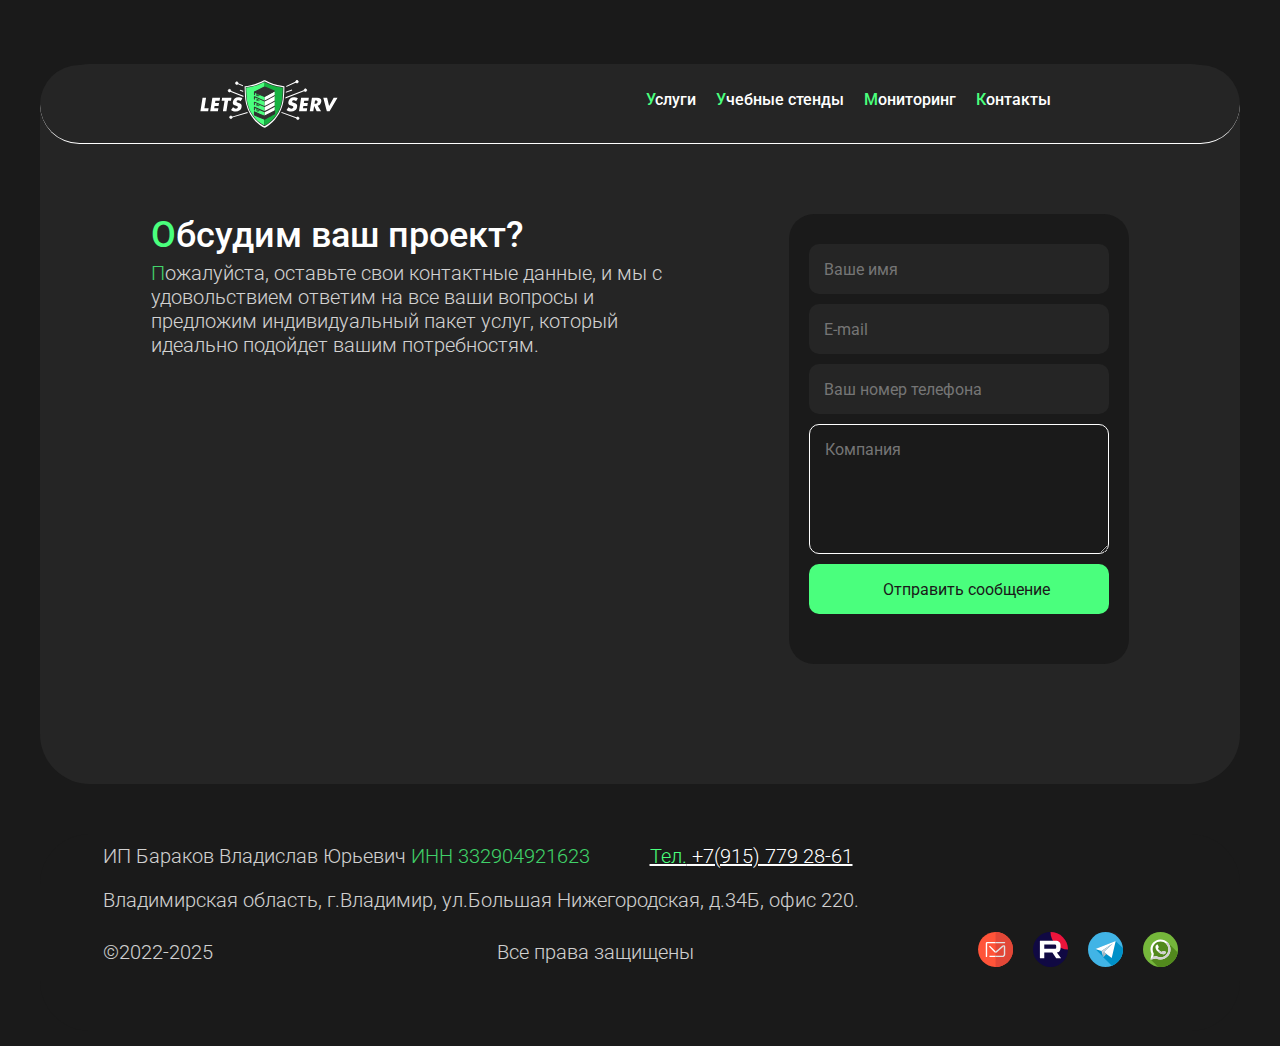
<file: forms.html>
<!DOCTYPE html>
<html lang="ru">
  <head>
    <meta charset="UTF-8" />
    <meta content="text/html; charset=utf-8">
    <meta name="viewport" content="width=device-width, initial-scale=1.0">
    <title>«Lets serv» —  DevOps-услуги, миграция инфраструктуры, it планирования, CI/CD под ключ</title>
    <meta name="description" content="Услуги DevOps-инженеров: настройка CI/CD, миграция в Kubernetes и cloud. Аудит и поддержка ИТ-инфраструктуры 24/7.">
    <meta name="keywords" content="DevOps инженеров, Девопс, CI/CD, миграция в Kubernetes и облака, ИТ-инфраструктура, SRE практики">
    <meta property="og:url" content="https://letsserv.ru/">
    <meta property="og:title" content="«Факт» — DevOps-услуги, миграция инфраструктуры, CI/CD под ключ">
    <meta property="og:description" content="Услуги DevOps-инженеров: настройка CI/CD, миграция в Kubernetes и cloud. Аудит и поддержка ИТ-инфраструктуры 24/7.">
    <link
      rel="apple-touch-icon"
      sizes="180x180"
      href="assets/imges/favicon/apple-touch-icon.png"
    />
    <link
      rel="icon"
      type="image/png"
      sizes="32x32"
      href="assets/imges/favicon/favicon-32x32.png"
    />
    <link
      rel="icon"
      type="image/png"
      sizes="16x16"
      href="assets/imges/favicon/favicon-16x16.png"
    />
    <link rel="manifest" href="assets/imges/favicon/site.webmanifest" />

    <link rel="stylesheet" href="assets/styles/main.min.css" />

    <link rel="stylesheet" href="assets/styles/index.css" />
    <link rel="stylesheet" href="assets/styles/color.css" />

    <link rel="preconnect" href="https://fonts.googleapis.com" />
    <link rel="preconnect" href="https://fonts.gstatic.com" crossorigin />
    <link
      href="https://fonts.googleapis.com/css2?family=Roboto:ital,wght@0,100;0,300;0,400;0,500;0,700;0,900;1,100;1,300;1,400;1,500;1,700;1,900&display=swap"
      rel="stylesheet"
    />
  </head>
  <body id="bodyRemove">
    <header id="hed" class="header bg_content indent">
      <div class="box__">
        <div class="container_logo">
          <a class="logo" href="index.html">
            <svg
              width="1400"
              height="500"
              viewBox="0 0 1400 500"
              fill="none"
              xmlns="http://www.w3.org/2000/svg"
            >
              <path
                d="M657 17.2261L602 40.2261L558 59.2261L489 72.2261L462 78.2261L464 159.226L472 237.226L491 299.226L518 353.226L537 379.226L560 411.226L608 451.226L654 480.226L657 17.2261Z"
                fill="#4AFF7D"
              />
              <path
                d="M654 23.2261V480.226L720 440.226L790 356.226L820 290.226L839 230.226L845 153.226L848 97.2261L849 80.2261L791 65.2261L700 39.2261L671 24.2261L652 17.2261L654 23.2261Z"
                fill="#15B241"
              />
              <path
                d="M840.9 206.826C836.1 244.726 826 281.426 809.9 316.226C790.5 357.926 765.1 395.526 731.1 426.726C712.8 443.526 694.1 460.126 672 472.126C667 474.826 661.9 477.326 656.6 479.326C654.8 480.026 651.9 479.526 650.1 478.526C642 474.226 633.7 470.226 626.3 464.926C612.7 455.026 599.5 444.426 586.5 433.626C558.6 410.426 537.2 381.826 518.3 351.026C498 318.026 485.4 282.026 476 244.726C470.2 221.626 467 198.126 466 174.426C464.7 144.226 463.4 114.126 462.2 83.9258C462 78.5258 462.1 78.3258 467.7 77.3258C482.7 74.7258 497.7 72.2258 512.7 69.8258C543.9 64.6258 574 55.7258 602.9 43.0258C618.6 36.1258 634.1 28.7258 649.5 21.1258C653.7 19.0258 657 19.2258 661.1 21.2258C687.2 34.5258 713.8 46.7258 741.6 56.0258C767.1 64.5258 793.5 69.4258 820 73.5258C828 74.8258 836 76.5258 844 77.7258C847 78.2258 848 79.3258 847.9 82.4258C847.2 99.9258 846.7 117.526 846.2 135.026C846.2 135.126 843.9 183.126 840.9 206.826ZM473.5 129.926C474.3 145.526 475.3 161.726 476.1 178.026C477.2 199.626 480 220.926 485.4 241.826C493.5 273.526 503.3 304.526 519.9 333.026C533.2 355.826 547.7 377.726 565.6 397.226C579.5 412.426 595.5 425.326 611.2 438.426C622.8 448.126 636 455.626 649.3 462.726C652.4 464.426 655.4 464.926 658.7 463.026C669.2 456.926 680.5 452.026 690 444.726C718.7 422.926 745.1 398.726 766.6 369.226C801.8 320.826 822.5 266.826 830.6 208.026C836 168.926 835.9 129.326 837.3 89.8258C837.4 87.6258 836.4 86.9258 834.4 86.6258C827 85.4258 819.7 83.9258 812.3 82.7258C784 78.4258 755.9 72.9258 728.8 63.2258C705 54.7258 682 44.2258 659.4 32.8258C656.2 31.2258 653.5 31.0258 650.3 32.8258C646.5 35.0258 642.5 36.8258 638.6 38.7258C602 56.6258 564.2 71.3258 523.9 78.3258C509 80.9258 494.1 83.3258 479.2 85.7258C472.2 86.8258 472 86.7258 472.2 94.0258C472.7 105.826 473.1 117.626 473.5 129.926Z"
                fill="#313131"
              />
              <path
                class="logo_th-w"
                d="M847 205.426C842 244.526 831.6 282.526 815 318.426C795 361.526 768.7 400.326 733.6 432.526C714.7 449.926 695.4 467.026 672.6 479.426C667.5 482.226 662.1 484.726 656.7 486.826C654.8 487.526 651.9 487.026 650 486.026C641.7 481.626 633 477.526 625.4 471.926C611.3 461.626 597.7 450.726 584.3 439.626C555.5 415.626 533.4 386.126 513.9 354.326C492.9 320.226 479.9 283.126 470.3 244.526C464.3 220.626 461 196.426 459.9 171.926C458.6 140.726 457.2 109.626 456 78.4259C455.8 72.8259 455.9 72.6259 461.7 71.6259C477.2 68.9259 492.7 66.4259 508.2 63.8259C540.4 58.5259 571.5 49.2259 601.4 36.1259C617.6 29.0259 633.6 21.3259 649.5 13.5259C653.8 11.4259 657.3 11.5259 661.5 13.6259C688.5 27.3259 715.9 39.9259 744.7 49.5259C771.1 58.3259 798.3 63.3259 825.7 67.6259C834 68.9259 842.2 70.7259 850.5 72.0259C853.6 72.5259 854.7 73.7259 854.5 76.9259C853.8 95.0259 853.3 113.126 852.7 131.326C852.5 131.326 850.1 180.926 847 205.426ZM467.6 126.026C468.5 142.126 469.4 158.926 470.3 175.726C471.5 198.026 474.4 220.026 479.9 241.626C488.2 274.426 498.4 306.426 515.6 335.826C529.3 359.326 544.3 381.926 562.8 402.126C577.2 417.826 593.7 431.126 609.9 444.726C621.9 454.826 635.5 462.426 649.2 469.826C652.4 471.526 655.5 472.126 658.9 470.126C669.7 463.826 681.4 458.726 691.3 451.226C721 428.726 748.2 403.726 770.4 373.226C806.8 323.226 828.2 267.526 836.5 206.726C842.1 166.326 842 125.426 843.4 84.6259C843.5 82.3259 842.5 81.6259 840.5 81.3259C832.9 80.0259 825.3 78.5259 817.7 77.3259C788.4 72.9259 759.4 67.2259 731.5 57.2259C706.9 48.4259 683.2 37.5259 659.8 25.8259C656.5 24.1259 653.7 23.9259 650.4 25.8259C646.5 28.1259 642.3 29.9259 638.3 31.9259C600.5 50.4259 561.5 65.6259 519.8 72.9259C504.4 75.6259 489.1 78.1259 473.7 80.5259C466.4 81.7259 466.3 81.6259 466.5 89.0259C466.7 101.126 467.1 113.226 467.6 126.026Z"
                fill="white"
              />
              <path
                d="M656 177.226V376.326L756 323.226V123.226L656 177.226Z"
                fill="white"
              />
              <path
                d="M556.5 130.726L653 80.2261L751.5 120.726L655 169.226L556.5 130.726Z"
                fill="#313131"
              />
              <path
                d="M559.5 135.826C587.7 121.026 615.9 106.326 644.1 91.5259C648.1 89.4259 652 87.3259 656 85.3259C654.5 85.5259 652.9 85.7259 651.4 85.9259C680.1 97.7259 708.8 109.526 737.5 121.326C741.6 123.026 745.8 124.726 749.9 126.426C749.4 122.726 748.9 119.126 748.5 115.426C720.4 129.526 692.3 143.726 664.2 157.826C660.1 159.826 656.1 161.926 652 163.926C653.5 163.726 655.1 163.526 656.6 163.326C627.8 152.126 599.1 140.826 570.3 129.626C566.2 128.026 562.2 126.426 558.1 124.826C550.9 122.026 547.8 133.626 554.9 136.426C584.2 147.826 613.5 159.326 642.7 170.726C646.1 172.026 649.8 174.126 653.4 174.926C657.2 175.826 662.1 172.226 665.4 170.626C682 162.326 698.6 153.926 715.1 145.626C728.2 139.026 741.3 132.426 754.5 125.826C759.6 123.226 757.4 116.626 753.1 114.826C723.8 102.726 694.5 90.7259 665.1 78.6259C661.8 77.2259 658.1 75.1259 654.6 74.3259C650.6 73.4259 645.6 77.2259 642.2 78.9259C625.8 87.5259 609.3 96.1259 592.9 104.726C579.7 111.626 566.6 118.526 553.4 125.426C546.6 129.126 552.7 139.426 559.5 135.826Z"
                fill="#313131"
              />
              <path
                d="M554.5 359.226L655.5 401.726L756 348.726L757 318.226L655.5 371.726L554.5 328.226V359.226Z"
                fill="#313131"
              />
              <path
                d="M553.1 364.026C583.3 376.726 613.4 389.426 643.6 402.126C647 403.526 651.1 406.126 654.8 406.626C658.4 407.126 663.5 403.126 666.4 401.526C683.5 392.526 700.7 383.426 717.8 374.426C731.3 367.326 744.9 360.126 758.4 353.026C760 352.226 760.8 350.426 760.9 348.726C761.2 338.526 761.6 328.426 761.9 318.226C762 314.326 757.6 312.226 754.4 313.926C724.7 329.526 695.1 345.226 665.4 360.826C661.2 363.026 657 365.226 652.9 367.426C654.6 367.426 656.3 367.426 657.9 367.426C628.4 354.726 599 342.026 569.5 329.326C565.3 327.526 561.1 325.726 556.9 323.926C553.5 322.526 549.4 324.126 549.4 328.226C549.4 338.526 549.4 348.926 549.4 359.226C549.4 365.626 559.4 365.626 559.4 359.226C559.4 348.926 559.4 338.526 559.4 328.226C556.9 329.626 554.4 331.126 551.9 332.526C582.4 345.626 612.8 358.726 643.3 371.826C646.6 373.226 651.7 376.626 655.5 376.626C659 376.626 663.7 372.926 666.6 371.426C684 362.226 701.4 353.126 718.8 343.926C732.4 336.826 745.9 329.626 759.5 322.526C757 321.126 754.5 319.626 752 318.226C751.7 328.426 751.3 338.526 751 348.726C751.8 347.326 752.7 345.826 753.5 344.426C724.2 359.826 695 375.326 665.7 390.726C661.5 392.926 657.2 395.226 653 397.426C654.3 397.226 655.6 397.126 656.9 396.926C627.4 384.526 598 372.126 568.5 359.726C564.3 357.926 560.1 356.226 555.9 354.426C549.9 351.926 547.3 361.526 553.1 364.026Z"
                fill="#313131"
              />
              <path
                d="M559 309.226C559 300.226 559 291.226 559 282.226C556.5 283.626 554 285.126 551.5 286.526C581.9 299.926 612.3 313.326 642.7 326.726C646.3 328.326 649.9 330.126 653.5 331.526C658 333.126 662.5 329.326 666.4 327.226C683.5 317.826 700.6 308.426 717.7 299.026C731.3 291.526 745 284.026 758.6 276.526C764.2 273.426 759.2 264.826 753.6 267.926C724.4 283.926 695.3 300.026 666.1 316.026C661.9 318.326 657.8 320.626 653.6 322.926C655.3 322.926 657 322.926 658.6 322.926C628.8 309.826 599 296.626 569.3 283.526C565.1 281.626 560.9 279.826 556.6 277.926C553.2 276.426 549.1 278.126 549.1 282.226C549.1 291.226 549.1 300.226 549.1 309.226C549 315.626 559 315.626 559 309.226Z"
                fill="#313131"
              />
              <path
                d="M559 258.226C559 249.226 559 240.226 559 231.226C556.5 232.626 554 234.126 551.5 235.526C581.9 248.926 612.3 262.326 642.7 275.726C646.3 277.326 649.9 279.126 653.5 280.526C658 282.126 662.5 278.326 666.4 276.226C683.5 266.826 700.6 257.426 717.7 248.026C731.3 240.526 745 233.026 758.6 225.526C764.2 222.426 759.2 213.826 753.6 216.926C724.4 232.926 695.3 249.026 666.1 265.026C661.9 267.326 657.8 269.626 653.6 271.926C655.3 271.926 657 271.926 658.6 271.926C628.8 258.826 599 245.626 569.3 232.526C565.1 230.626 560.9 228.826 556.6 226.926C553.2 225.426 549.1 227.126 549.1 231.226C549.1 240.226 549.1 249.226 549.1 258.226C549 264.626 559 264.626 559 258.226Z"
                fill="#313131"
              />
              <path
                d="M559 203.226C559 194.226 559 185.226 559 176.226C556.5 177.626 554 179.126 551.5 180.526C581.9 193.926 612.3 207.326 642.7 220.726C646.3 222.326 649.9 224.126 653.5 225.526C658 227.126 662.5 223.326 666.4 221.226C683.5 211.826 700.6 202.426 717.7 193.026C731.3 185.526 745 178.026 758.6 170.526C764.2 167.426 759.2 158.826 753.6 161.926C724.4 177.926 695.3 194.026 666.1 210.026C661.9 212.326 657.8 214.626 653.6 216.926C655.3 216.926 657 216.926 658.6 216.926C628.8 203.826 599 190.626 569.3 177.526C565.1 175.626 560.9 173.826 556.6 171.926C553.2 170.426 549.1 172.126 549.1 176.226C549.1 185.226 549.1 194.226 549.1 203.226C549 209.626 559 209.626 559 203.226Z"
                fill="#313131"
              />
              <path
                d="M559.5 157.226C559.5 148.226 559.5 139.226 559.5 130.226C557 131.626 554.5 133.126 552 134.526C581.9 147.726 611.8 160.926 641.6 174.026C645.7 175.826 649.7 177.826 653.8 179.426C658 181.026 661.4 178.126 664.9 176.126C681.4 166.926 697.9 157.726 714.3 148.526C727.8 141.026 741.4 133.426 754.9 125.926C760.5 122.826 755.5 114.126 749.9 117.326C721.9 132.926 693.9 148.526 665.9 164.126C661.9 166.326 657.9 168.626 653.9 170.826C655.6 170.826 657.3 170.826 658.9 170.826C629.1 157.726 599.3 144.526 569.6 131.426C565.4 129.526 561.2 127.726 556.9 125.826C553.5 124.326 549.4 126.026 549.4 130.126C549.4 139.126 549.4 148.126 549.4 157.126C549.5 163.626 559.5 163.626 559.5 157.226Z"
                fill="#313131"
              />
              <path
                d="M573.9 307.326C583.2 311.626 592.6 316.026 601.9 320.326C605.4 321.926 608.4 316.726 604.9 315.126C595.6 310.826 586.2 306.426 576.9 302.126C573.5 300.526 570.4 305.626 573.9 307.326Z"
                fill="#1A1A1A"
              />
              <path
                d="M574.7 319.626C580.4 321.926 586 324.326 591.7 326.626C595.3 328.126 596.8 322.326 593.3 320.826C587.6 318.526 582 316.126 576.3 313.826C572.7 312.326 571.1 318.126 574.7 319.626Z"
                fill="#252525"
              />
              <path
                d="M574.7 265.626C580.4 267.926 586 270.326 591.7 272.626C595.3 274.126 596.8 268.326 593.3 266.826C587.6 264.526 582 262.126 576.3 259.826C572.7 258.326 571.1 264.126 574.7 265.626Z"
                fill="#252525"
              />
              <path
                d="M574.7 214.626C580.4 216.926 586 219.326 591.7 221.626C595.3 223.126 596.8 217.326 593.3 215.826C587.6 213.526 582 211.126 576.3 208.826C572.7 207.326 571.1 213.126 574.7 214.626Z"
                fill="#252525"
              />
              <path
                d="M574.7 166.626C580.4 168.926 586 171.326 591.7 173.626C595.3 175.126 596.8 169.326 593.3 167.826C587.6 165.526 582 163.126 576.3 160.826C572.7 159.326 571.1 165.126 574.7 166.626Z"
                fill="#252525"
              />
              <path
                d="M573.9 254.326C583.2 258.626 592.6 263.026 601.9 267.326C605.4 268.926 608.4 263.726 604.9 262.126C595.6 257.826 586.2 253.426 576.9 249.126C573.5 247.526 570.4 252.626 573.9 254.326Z"
                fill="#1A1A1A"
              />
              <path
                d="M573.9 202.326C583.2 206.626 592.6 211.026 601.9 215.326C605.4 216.926 608.4 211.726 604.9 210.126C595.6 205.826 586.2 201.426 576.9 197.126C573.5 195.526 570.4 200.626 573.9 202.326Z"
                fill="#1A1A1A"
              />
              <path
                d="M573.9 155.326C583.2 159.626 592.6 164.026 601.9 168.326C605.4 169.926 608.4 164.726 604.9 163.126C595.6 158.826 586.2 154.426 576.9 150.126C573.5 148.526 570.4 153.626 573.9 155.326Z"
                fill="#1A1A1A"
              />

              <path
                class="logo_th-w"
                d="M980.1 384.526L976.7 393.926L822.1 337.926C823.6 334.926 825.1 331.926 826.5 328.926L980.1 384.526Z"
                fill="white"
              />
              <path
                class="logo_th-w"
                d="M1056.2 119.826L863.9 194.126C864.3 190.426 864.6 186.726 865 183.026L1052.6 110.526L1056.2 119.826Z"
                fill="white"
              />
              <path
                class="logo_th-w"
                d="M872.7 73.5261C872.6 71.7261 872.3 70.2261 871.8 68.8261L967.9 25.2261L972 34.3261L872.9 79.3261C872.8 77.4261 872.8 75.4261 872.7 73.5261Z"
                fill="white"
              />
              <path
                class="logo_th-w"
                d="M444.4 179.726L312.6 127.026L316.3 117.726L443.8 168.726C443.9 172.426 444.1 176.026 444.4 179.726Z"
                fill="white"
              />
              <path
                class="logo_th-w"
                d="M483.8 330.226C485.2 333.326 486.7 336.326 488.2 339.326L331.7 385.926L328.8 376.326L483.8 330.226Z"
                fill="white"
              />
              <path
                class="logo_th-w"
                d="M439 70.8263C439 71.8263 439 72.7263 439 73.7263L385.9 50.6263L389.9 41.4263L440.3 63.3263C439.3 65.1263 439 67.6263 439 70.8263Z"
                fill="white"
              />
              <path
                class="logo_th-w"
                d="M441.6 118.026C441.7 121.626 441.9 125.326 442.1 128.926L407.7 115.926L411.2 106.526L441.6 118.026Z"
                fill="white"
              />
              <path
                class="logo_th-w"
                d="M932.1 114.926L868.1 137.926V137.826C868.3 134.226 868.6 130.626 868.8 127.026L928.7 105.526L932.1 114.926Z"
                fill="white"
              />
              <path
                class="logo_th-w"
                d="M318.9 396.226C326.356 396.226 332.4 390.182 332.4 382.726C332.4 375.27 326.356 369.226 318.9 369.226C311.444 369.226 305.4 375.27 305.4 382.726C305.4 390.182 311.444 396.226 318.9 396.226Z"
                fill="#1A1A1A"
                stroke="white"
                stroke-width="6"
                stroke-miterlimit="10"
              />
              <path
                class="logo_th-w"
                d="M304.9 130.226C312.356 130.226 318.4 124.182 318.4 116.726C318.4 109.27 312.356 103.226 304.9 103.226C297.444 103.226 291.4 109.27 291.4 116.726C291.4 124.182 297.444 130.226 304.9 130.226Z"
                fill="#1A1A1A"
                stroke="white"
                stroke-width="6"
                stroke-miterlimit="10"
              />
              <path
                class="logo_th-w"
                d="M377.9 55.2261C385.356 55.2261 391.4 49.1819 391.4 41.7261C391.4 34.2702 385.356 28.2261 377.9 28.2261C370.444 28.2261 364.4 34.2702 364.4 41.7261C364.4 49.1819 370.444 55.2261 377.9 55.2261Z"
                fill="#1A1A1A"
                stroke="white"
                stroke-width="6"
                stroke-miterlimit="10"
              />
              <path
                class="logo_th-w"
                d="M979.9 40.2261C987.356 40.2261 993.4 34.1819 993.4 26.7261C993.4 19.2702 987.356 13.2261 979.9 13.2261C972.444 13.2261 966.4 19.2702 966.4 26.7261C966.4 34.1819 972.444 40.2261 979.9 40.2261Z"
                fill="#1A1A1A"
                stroke="white"
                stroke-width="6"
                stroke-miterlimit="10"
              />
              <path
                class="logo_th-w"
                d="M1063.9 125.226C1071.36 125.226 1077.4 119.182 1077.4 111.726C1077.4 104.27 1071.36 98.2261 1063.9 98.2261C1056.44 98.2261 1050.4 104.27 1050.4 111.726C1050.4 119.182 1056.44 125.226 1063.9 125.226Z"
                fill="#1A1A1A"
                stroke="white"
                stroke-width="6"
                stroke-miterlimit="10"
              />

              <path
                class="logo_th-w"
                d="M987.9 406.226C995.356 406.226 1001.4 400.182 1001.4 392.726C1001.4 385.27 995.356 379.226 987.9 379.226C980.444 379.226 974.4 385.27 974.4 392.726C974.4 400.182 980.444 406.226 987.9 406.226Z"
                fill="#1A1A1A"
                stroke="white"
                stroke-width="6"
                stroke-miterlimit="10"
              />
              <path
                class="logo_th-w"
                d="M70.7 186.926L54 292.726H96.3L91.6 322.626H14L35.4 186.926H70.7Z"
                fill="white"
              />
              <path
                class="logo_th-w"
                d="M206 216.826H164.1L160.5 239.526H200.3L195.6 269.426H155.8L152 292.826H193.9L189.2 322.726H112.1L133.5 187.026H210.7L206 216.826Z"
                fill="white"
              />
              <path
                class="logo_th-w"
                d="M290.8 216.826L274.1 322.626H238.8L255.5 216.826H226.3L231 186.926H324.6L319.9 216.826H290.8Z"
                fill="white"
              />
              <path
                class="logo_th-w"
                d="M433.9 194.426L415.5 221.826C409.3 215.826 401.9 212.826 393.5 212.826C389.8 212.826 386.1 213.826 382.6 215.926C379.1 217.926 377 220.726 376.6 224.226C376.2 226.126 376.4 227.826 377.1 229.226C377.8 230.626 379 231.926 380.8 233.026C382.5 234.126 384 234.926 385.2 235.326C386.4 235.826 388 236.426 390.1 237.126L398.7 239.826C408.8 242.926 416.3 247.326 421.3 253.026C426.3 258.726 427.9 266.726 426.2 276.926C423.7 293.326 417.1 305.526 406.4 313.426C395 321.926 381.5 326.226 365.9 326.226C348.7 326.226 333.6 321.026 320.5 310.726L340.1 282.326C349.3 291.726 359.1 296.326 369.3 296.326C374 296.326 378.2 295.126 381.9 292.826C385.6 290.526 387.8 287.126 388.6 282.626C389 280.826 388.7 279.126 388 277.626C387.2 276.026 386.3 274.826 385.2 273.826C384.1 272.826 382.6 271.926 380.5 271.026C378.5 270.126 376.8 269.426 375.6 269.026C374.4 268.626 372.8 268.126 370.7 267.526C370.2 267.426 369.9 267.326 369.6 267.126C367 266.326 364.7 265.526 362.8 264.926C360.9 264.326 358.9 263.626 356.7 262.726C354.5 261.926 352.6 261.026 351.2 260.226C349.8 259.426 348.3 258.326 346.7 257.126C345.1 255.926 343.9 254.726 342.9 253.426C341.9 252.126 341.1 250.626 340.3 248.926C339.5 247.226 339 245.326 338.6 243.326C338.2 241.326 338.1 239.126 338.2 236.626C338.3 234.126 338.5 231.526 339 228.626C341.2 214.926 347.2 203.926 357.3 195.626C367.3 187.326 379.2 183.126 393 183.126C399.8 183.126 406.9 184.126 414.3 186.226C421.9 188.426 428.4 191.126 433.9 194.426Z"
                fill="white"
              />
              <path
                class="logo_th-w"
                d="M988.9 194.426L970.5 221.826C964.3 215.826 956.9 212.826 948.5 212.826C944.8 212.826 941.1 213.826 937.6 215.926C934.1 217.926 932 220.726 931.6 224.226C931.2 226.126 931.4 227.826 932.1 229.226C932.8 230.626 934 231.926 935.8 233.026C937.5 234.126 939 234.926 940.2 235.326C941.4 235.826 943 236.426 945.1 237.126L953.7 239.826C963.8 242.926 971.3 247.326 976.3 253.026C981.3 258.726 982.9 266.726 981.2 276.926C978.7 293.326 972.1 305.526 961.4 313.426C950 321.926 936.5 326.226 920.9 326.226C903.7 326.226 888.6 321.026 875.5 310.726L895.1 282.326C904.3 291.726 914.1 296.326 924.3 296.326C929 296.326 933.2 295.126 936.9 292.826C940.6 290.526 942.8 287.126 943.6 282.626C944 280.826 943.7 279.126 943 277.626C942.2 276.026 941.3 274.826 940.2 273.826C939.1 272.826 937.6 271.926 935.5 271.026C933.5 270.126 931.8 269.426 930.6 269.026C929.4 268.626 927.8 268.126 925.7 267.526C925.2 267.426 924.9 267.326 924.6 267.126C922 266.326 919.7 265.526 917.8 264.926C915.9 264.326 913.9 263.626 911.7 262.726C909.5 261.926 907.7 261.026 906.2 260.226C904.8 259.426 903.3 258.326 901.7 257.126C900.1 255.926 898.9 254.726 897.9 253.426C896.9 252.126 896.1 250.626 895.3 248.926C894.5 247.226 894 245.326 893.6 243.326C893.2 241.326 893.1 239.126 893.2 236.626C893.3 234.126 893.5 231.526 894 228.626C896.2 214.926 902.2 203.926 912.3 195.626C922.3 187.326 934.2 183.126 948 183.126C954.8 183.126 961.9 184.126 969.3 186.226C976.9 188.426 983.3 191.126 988.9 194.426Z"
                fill="white"
              />
              <path
                class="logo_th-w"
                d="M1093.8 216.826H1051.9L1048.3 239.526H1088.1L1083.4 269.426H1043.6L1039.8 292.826H1081.7L1077.1 322.626H999.9L1021.3 186.926H1098.5L1093.8 216.826Z"
                fill="white"
              />
              <path
                class="logo_th-w"
                d="M1186.9 267.026L1220.7 322.626H1176.8L1151.8 270.426H1151.4L1143.1 322.626H1107.8L1129.2 186.926H1181.9C1196.1 186.926 1206.9 190.426 1214.5 197.326C1222.1 204.326 1224.8 214.726 1222.6 228.626C1221 238.326 1217.1 246.726 1210.7 253.826C1204.4 260.926 1196.4 265.326 1186.9 267.026ZM1160.4 213.926L1155 247.726H1158.4C1161.6 247.726 1164.6 247.526 1167.2 247.126C1169.8 246.726 1172.5 245.926 1175.3 244.926C1178.1 243.826 1180.3 242.126 1182.1 239.726C1183.8 237.326 1185 234.426 1185.5 230.926C1186 227.426 1185.8 224.526 1184.8 222.126C1183.8 219.726 1182.1 218.026 1179.8 216.926C1177.5 215.826 1175 215.126 1172.5 214.726C1170 214.326 1167.1 214.126 1163.9 214.126H1160.4V213.926Z"
                fill="white"
              />
              <path
                class="logo_th-w"
                d="M1281.2 186.926L1301 269.326L1346.9 186.926H1385.2L1305.8 322.626H1278.4L1242.8 186.926H1281.2Z"
                fill="white"
              />
            </svg>
          </a>
        </div>
        <div class="container_nav">
          <ul>
            <li>
              <a href="services.html"><span>У</span>слуги</a>
            </li>
            <li>
              <a href="stands.html"><span>У</span>чебные стенды</a>
            </li>
            <li>
              <a href="monitoring.html"><span>М</span>ониторинг</a>
            </li>
            <li>
              <a href="#"><span>К</span>онтакты</a>
            </li>
          </ul>
        </div>
      </div>
    </header>
    <section class="container__form standard_container bg_content st__form_control indent">
      <div class="form__content_">
        <div class="text__form_content">
          <h1><span>О</span>бсудим ваш проект?</h1>
          <p>
            <span>П</span>ожалуйста, оставьте свои контактные данные, и мы с удовольствием ответим на все ваши
            вопросы и предложим индивидуальный пакет услуг, который идеально подойдет вашим
            потребностям.
          </p>
          <div class="map__content_form">
            <script
              type="text/javascript"
              charset="utf-8"
              async
              src="https://api-maps.yandex.ru/services/constructor/1.0/js/?um=constructor%3A0e6f9005c45963b93027d287ba95cf0f4b464fdfbe825836d6b6e1d8aafedfa7&amp;width=500&amp;height=300&amp;lang=ru_RU&amp;scroll=true"
            ></script>
          </div>
        </div>
        <form class="container__form_card"  action="email.php" method="post">
            <fieldset>
              <input class="input_form" type="text" name="name" placeholder="Ваше имя">
              <input class="input_form" type="text" name="name" placeholder="Ваше имя">
              <input class="input_form" type="text" name="email" placeholder="E-mail">
              <input class="input_form" type="text" name="phone" placeholder="Ваш номер телефона">
              <textarea rows="10" cols="45" name="message" placeholder="Компания"></textarea>
              <input class="input_form" id="btnForm" type="submit" value="Отправить сообщение">
            </fieldset>
          </form>
      </div>
    </section>
      <footer class="footer standard_container bg_content indent">
        <div>
          <p>ИП Бараков Владислав Юрьевич <span>ИНН 332904921623</span></p>
          <a href="tel:+79157792861"><span>Тел.</span> +7(915) 779 28-61</a>
        </div>
        <p>
          Владимирская область, г.Владимир, ул.Большая Нижегородская, д.34Б, офис
          220.
        </p>
        <div class="footer__not_all-p">
          <p>©2022-2025</p>
          <p>Все права защищены</p>
          <div>
            <a target="_blank" href="mailto:letsserv@yandex.ru">
              <svg id="Layer_1" enable-background="new 0 0 250 250" viewBox="0 0 250 250" xmlns="http://www.w3.org/2000/svg"><g clip-rule="evenodd" fill-rule="evenodd"><path d="m250.4 124.9c0 68.9-55.7 124.8-124.6 125h-.8c-1 0-1.9 0-2.9 0-67.5-1.8-121.7-57-121.7-125s54.2-123.2 121.7-124.9h2.9.8c68.9.2 124.6 56 124.6 124.9z" fill="#ff5439"></path><path d="m189.5 70.6h-124.6c-5.2 0-9.4 4.2-9.4 9.4v94.4c0 1.4.6 2.6 1.5 3.5s2.2 1.5 3.5 1.5c2.8 0 5-2.2 5-5v-93.8h124c1.4 0 2.6-.6 3.5-1.5s1.5-2.2 1.5-3.5c0-2.8-2.2-5-5-5zm-18.6 28.8c-8.8 7.5-40.2 35.5-40.2 35.5-1.5 1.3-3.4 1.9-5.2 1.7-1.5-.2-2.9-.9-4-2l-36.2-37.2-7.3 6.8 39.5 40.9c2.1 2.3 5 3.5 7.9 3.6s5.8-.8 8.1-2.9l46.7-40.3c1.6-1.5 4.2-1.9 4.2 1.9v50.7c0 6.2-5 11.3-11.3 11.3h-91.5v10h91.8c11.7 0 21.1-9.5 21.1-21.1v-53.1c0-11.2-14.9-13.3-23.6-5.8z" fill="#fff"></path><path d="m250.4 124.9c0 68.9-55.7 124.8-124.6 125h-.4v-250h.4c68.9.3 124.6 56.1 124.6 125z" fill="#e24737"></path><g fill="#e1e1e1"><path d="m189.5 80.6h-64.1v-10h64.1c2.8 0 5 2.2 5 5 0 1.4-.6 2.6-1.5 3.5-.9 1-2.1 1.5-3.5 1.5z"></path><path d="m194.5 105.2v53.1c0 11.7-9.5 21.1-21.1 21.1h-48v-10h47.8c6.2 0 11.3-5 11.3-11.3v-50.7c0-3.8-2.6-3.4-4.2-1.9l-46.7 40.3c-2.3 2.1-5.2 3-8.1 2.9v-12.2c1.8.2 3.8-.3 5.2-1.7 0 0 31.4-28 40.2-35.5 8.7-7.4 23.6-5.3 23.6 5.9z"></path></g></g></svg>
          </a>
          <a target="_blank" href="https://rutube.ru/channel/26784998/">
            <svg width="132" height="132" viewBox="0 0 132 132" fill="none" xmlns="http://www.w3.org/2000/svg">
              <g clip-path="url(#clip0_519_1980)">
              <rect width="132" height="132" fill="#100943"/>
              <path d="M132 66.0001C168.451 66.0001 198 36.4508 198 3.05176e-05C198 -36.4508 168.451 -66 132 -66C95.5492 -66 66 -36.4508 66 3.05176e-05C66 36.4508 95.5492 66.0001 132 66.0001Z" fill="#ED143B"/>
              <path d="M81.5361 62.9865H42.5386V47.5547H81.5361C83.814 47.5547 85.3979 47.9518 86.1928 48.6451C86.9877 49.3385 87.4801 50.6245 87.4801 52.5031V58.0441C87.4801 60.0234 86.9877 61.3094 86.1928 62.0028C85.3979 62.6961 83.814 62.9925 81.5361 62.9925V62.9865ZM84.2115 33.0059H26V99H42.5386V77.5294H73.0177L87.4801 99H106L90.0546 77.4287C95.9333 76.5575 98.573 74.756 100.75 71.7869C102.927 68.8179 104.019 64.071 104.019 57.7359V52.7876C104.019 49.0303 103.621 46.0613 102.927 43.7857C102.233 41.51 101.047 39.5307 99.362 37.7528C97.5824 36.0698 95.6011 34.8845 93.2223 34.0904C90.8435 33.3971 87.8716 33 84.2115 33V33.0059Z" fill="white"/>
              </g>
              <defs>
              <clipPath id="clip0_519_1980">
              <rect width="132" height="132" rx="66" fill="white"/>
              </clipPath>
              </defs>
              </svg>  
          </a>
          <a target="_blank" href="https://t.me/+79157792861">
            <svg version="1.1" id="Capa_10" xmlns="http://www.w3.org/2000/svg" xmlns:xlink="http://www.w3.org/1999/xlink" x="0px" y="0px" viewBox="0 0 512 512" style="enable-background:new 0 0 512 512;" xml:space="preserve"><circle style="fill:#41B4E6;" cx="255.997" cy="256" r="255.997"></circle><path style="fill:#0091C8;" d="M512,256.003c0-6.238-0.235-12.419-0.673-18.546L405.228,131.36L106.772,248.759l114.191,114.192 l1.498,5.392l1.939-1.955l0.008,0.008l-1.947,1.947L348.778,494.66C444.298,457.5,512,364.663,512,256.003z"></path><polygon style="fill:#FFFFFF;" points="231.138,293.3 346.829,380.647 405.228,131.36 106.771,248.759 197.588,278.84 363.331,167.664 "></polygon><polygon style="fill:#D2D2D7;" points="197.588,278.84 222.461,368.344 231.138,293.3 363.331,167.664 "></polygon><polygon style="fill:#B9B9BE;" points="268.738,321.688 222.461,368.344 231.138,293.3 "></polygon></svg>
        </a>
        <a target="_blank" href="https://wa.me/79157792861?text=Привет! Хочу записаться на консультацию">
            <svg version="1.1" id="Layer_19" xmlns="http://www.w3.org/2000/svg" xmlns:xlink="http://www.w3.org/1999/xlink" x="0px" y="0px" viewBox="0 0 512 512" style="enable-background:new 0 0 512 512;" xml:space="preserve"><circle style="fill:#75B73B;" cx="256" cy="256" r="256"></circle><path style="fill:#52891D;" d="M360.241,151.826c-14.843-3.712-36.671-16.532-50.8-21.671 c-55.165-17.239-129.293-3.448-149.98,60.337c-1.724,1.724-5.172,1.724-6.896,1.724c-41.374,48.269-13.791,106.882-17.239,160.323 c-1.177,18.839-11.083,35.497-23.831,49.588l107.282,107.17C230.931,511.067,243.355,512,256,512 c126.436,0,231.452-91.665,252.247-212.161L360.241,151.826z"></path><g><path style="fill:#FFFFFF;" d="M248.837,108.447c-78.029,3.712-139.604,68.696-139.369,146.811 c0.072,23.792,5.816,46.249,15.95,66.095l-15.557,75.514c-0.841,4.086,2.843,7.663,6.901,6.701l73.995-17.53 c19.011,9.471,40.364,14.939,62.962,15.284c79.753,1.219,146.251-62.105,148.74-141.829 C405.121,174.035,334.591,104.362,248.837,108.447L248.837,108.447z M337.13,335.936c-21.669,21.669-50.483,33.604-81.13,33.604 c-17.944,0-35.126-4.027-51.066-11.966l-10.302-5.134l-45.37,10.747l9.549-46.356l-5.075-9.943 c-8.276-16.206-12.472-33.728-12.472-52.084c0-30.648,11.935-59.459,33.604-81.13c21.476-21.478,50.759-33.604,81.134-33.604 c30.644,0,59.458,11.935,81.127,33.604c21.669,21.669,33.604,50.483,33.604,81.127C370.735,285.177,358.607,314.459,337.13,335.936 L337.13,335.936z"></path><path style="fill:#FFFFFF;" d="M327.115,286.582l-28.384-8.149c-3.729-1.069-7.749-0.01-10.468,2.76l-6.942,7.07 c-2.926,2.984-7.366,3.941-11.24,2.374c-13.427-5.434-41.672-30.548-48.881-43.106c-2.084-3.624-1.739-8.152,0.817-11.462 l6.058-7.839c2.374-3.07,2.874-7.197,1.305-10.747l-11.941-27.008c-2.86-6.468-11.126-8.352-16.527-3.784 c-7.921,6.701-17.32,16.88-18.461,28.16c-2.015,19.887,6.515,44.954,38.762,75.055c37.257,34.778,67.094,39.369,86.523,34.664 c11.019-2.667,19.825-13.365,25.379-22.126C336.906,296.467,333.91,288.535,327.115,286.582L327.115,286.582z"></path></g><g><path style="fill:#D1D1D1;" d="M356.004,147.708l-22.223,22.778c1.131,1.045,2.257,2.096,3.351,3.191 c21.67,21.669,33.604,50.483,33.604,81.127c0,30.375-12.128,59.656-33.604,81.134c-21.669,21.669-50.483,33.604-81.13,33.604 c-17.944,0-35.125-4.027-51.066-11.966l-10.302-5.134l-45.37,10.747l0.938-4.553l-40.174,41.172 c0.886,2.663,3.705,4.475,6.734,3.758l73.995-17.53c19.011,9.471,40.364,14.939,62.962,15.284 c79.753,1.219,146.253-62.105,148.74-141.829C403.834,215.357,385.686,175.435,356.004,147.708z"></path><path style="fill:#D1D1D1;" d="M327.115,286.582l-28.384-8.149c-3.729-1.069-7.749-0.01-10.468,2.76l-6.942,7.07 c-2.926,2.984-7.366,3.941-11.24,2.374c-7.756-3.139-20.451-12.845-31.185-22.904l-19.732,20.225 c0.677,0.648,1.352,1.295,2.05,1.948c37.257,34.778,67.094,39.369,86.523,34.664c11.019-2.667,19.825-13.365,25.379-22.126 C336.906,296.467,333.91,288.535,327.115,286.582z"></path></g></svg>
        </a>
          </div>
        </div>
      </footer>
    <script src="assets/js/index.js"></script>
  </body>
</html>
</file>
<file: assets/styles/index.css>
/* КОНТЕЙНЕР О КОМПАНИИ*/

.container__about
{
    display: block;

    min-height: 1400px;
    height: auto;
    margin-top: -70px;
}


/* КОНТЕЙНЕР О КОМПАНИИ. ПЕРВЫЙ КОНТЕЙНЕР (ВРАТЦЕ О ЧЕМ ЗАНИМАЕМСЯ) */


.contetn__about_one
{
    
    margin-top: 150px;
    margin-bottom: 100px;
}

.text__solving_problemsabout_content-info
{
    margin-top: 50px;
    min-width: 10px;
    max-width: 550px;
    width: 100%;
}

.sun{
    position:relative;
    min-width: 100px;
    max-width: 350px;
    width: 100%;

    min-height: 100px;
    max-height: 350px;
    height: 100%;
    -webkit-animation: spin1 100s infinite linear;
    -moz-animation: spin1 100s infinite linear;
    -o-animation: spin1 100s infinite linear;
    -ms-animation: spin1 100s infinite linear;
    animation: spin1 100s infinite linear;
        -webkit-transform-origin: 50% 50%;
        -moz-transform-origin: 50% 50%;
        -o-transform-origin: 50% 50%;
        transform-origin: 50% 50%;
    z-index: 0;
}

@-webkit-keyframes spin1 {
    0% { -webkit-transform: rotate(0deg);}
    100% { -webkit-transform: rotate(360deg);}
    }
    @-moz-keyframes spin1 {
    0% { -moz-transform: rotate(0deg); }
    100% { -moz-transform: rotate(360deg);}
    }
    @-o-keyframes spin1 {
    0% { -o-transform: rotate(0deg);}
    100% { -o-transform: rotate(360deg);}
    }
    @-ms-keyframes spin1 {
    0% { -ms-transform: rotate(0deg);}
    100% { -ms-transform: rotate(360deg);}
    }
    @-keyframes spin1 {
    0% { transform: rotate(0deg); }
    100% { transform: rotate(360deg);}
    } 

.sun > div
{
    position: relative;
    min-width: 100px;
    max-width: 250px;
    width: 100%;

    min-height: 100px;
    max-height: 250px;
    height: 100%;
    border-radius: 50%;
    top: -300px;
    margin-left: 50px;
    filter: blur(50px);

    z-index: -1;
}

@-webkit-keyframes orbit { 
from { -webkit-transform:rotate(0deg) } 
to { -webkit-transform:rotate(360deg) } }

.svg__about_content-one 
{
    min-width: 100px;
    max-width: 350px;
    width: 100%;
    min-height: 100px;
    max-height: 350px;
    height: -webkit-fill-available;
    padding: 0;
    margin: 0;
}

.svg__about_content-one > img 
{
    position: relative;
    z-index: 2;
}

.text__solving_problemsabout_content-info > h2
{
    font-size: 36px;
    font-weight: 500;
}

.text__solving_problemsabout_content-info > p
{
    margin-top: 20px;
}

.text__solving_problemsabout_content-info > .btn_form_form
{
    display: flex;
    align-items: center;
    justify-content: center;
    
    width: 250px;
    height: 40px;
    border-radius: 15px;

    font-size: 16px;
    font-weight: 500;

    margin-top: 30px;
}

/* КОНТЕЙНЕР О КОМПАНИИ. ВТОРОЙ КОНТЕЙНЕР (ПРОБЛЕМЫ КОТОРЫЕ МЫ РЕШИМ) */

.contetn__about_two
{
    margin-bottom: 100px;
}

.text__solving_problemsabout_content-problem
{
    text-align: left;
    min-width: 10px;
    max-width: 550px;
    width: 100%;
}

.text__solving_problemsabout_content-problem > h1
{
    margin-top: 50px;
}

.svg__about_content-two > img 
{
   max-width: 300px;
   width: 100%;
    max-height: 300px;
    height: 100%;
}

.text__solving_problemsabout_content-problem > div > p:not(:first-child):not(:last-child)
{
    margin-top: 5px;
}

.text__solving_problemsabout_content-problem > div > p:first-child
{
    margin-top: 20px;
}


.text__solving_problemsabout_content-problem > div > p:last-child
{
    margin-top: 35px;
}


/* КОНТЕЙНЕР О КОМПАНИИ. ТРЕТИЙ КОНТЕЙНЕР (ОСНОВНОЕ О КОМПАНИИ) */


.text__solving_problemsabout_content-compani
{
    min-width: 10px;
    max-width: 550px;
    width: 100%;
}

.text__solving_problemsabout_content-compani > p 
{
    margin-top: 20px;
}

.content__about_three > img 
{
    max-width: 300px;
    width: 100%;
    max-height: 300px;
    height: 100%;
}




/*КОНТЕЙНЕР о сотрудничестве */

.container__about_cooperation
{
    height: 50px;
    margin: 20px 0 60px 0;

    padding: 0;
    display: flex;
    justify-content: center;
    align-items: center;
}

.content_customers
{
    margin: 50px 0 50px 0;
    padding: 0;
}

.our_clients
{
    display: flex;
    flex-wrap: wrap;
    margin-top: 50px;
    padding-bottom: 50px;

}

.our_clients > img
{
    width: auto;
    height: 65px;
    margin: 30px;
}

.content_partners
{
    margin: 50px 0 0 0;
}

.containret__our_partners
{
    min-height: 200px;
    height: 100%;
    padding: 0;
}

.containret__our_partners > h1
{
    padding-left: 100px;
}

.our_partners
{
    display: flex;
    flex-wrap: wrap;
    justify-content: center;
    align-items: center;
    padding-top: 30px;
}

.our_partners > img
{
    width: auto;
    height: 65px;
    margin: 30px;
}


@media (max-width: 768px) {
    h1, h2, h3, h4, h5, h6 {
        font-size: 32px;
    }
    .text__solving_problemsabout_content-info > h1 {
        font-size: 32px;
    }
    .text__solving_problemsabout_content-info > h2 {
        font-size: 32px;
    }
    p {
        font-size: 18px;
    }
    .sun > div {
        display: none;
    }
    .card_1, .card_3 {
        justify-content:left
    }
}

@media (max-width: 426px) {
    .svg__about_content-one,
    .svg__about_content-two,
    .content__about_three > img,
    .svg__form_content {
        display: none;
    }
}

@media (max-width: 426px) {
    .container__form_card{
        
    }
}
</file>
<file: assets/styles/color.css>
:root {
  --sp-border:0px;
  --main-bg-color-dark:#1a1a1a;
  --content-bg-color-dark:#252525;
  --text-color-dark:#fff;
  --text-color-grin-darc:#4aff7d;
  --svg-logo-grin-darc:#4aff7d;
  --btn-color:#1a1a1a;
  --line-bg:rgb(255, 255, 255);
  --color-circle:#252525;
  --color-serv:url(#paint0_linear_340_99);
  --line-bg-gr:linear-gradient(
    90deg,
    rgba(255, 255, 255, 0) 0%,
    rgba(255, 255, 255, 1) 30%,
    rgba(255, 255, 255, 1) 70%,
    rgba(255, 255, 255, 0) 100%
  );
  --bg-rgb:rgb(74, 255, 125);
  --bg-rgb-b:linear-gradient(
    45deg,
    rgba(74, 255, 125, 0.56) 0%,
    rgba(74, 255, 125, 0.18) 25%,
    rgba(74, 255, 125, 0.06) 50%,
    rgba(74, 255, 125, 0) 100%
  );
}

.coments__wrapper__advantages > div, .container__form_card > fieldset, body {
  background-color: var(--main-bg-color-dark);
}

.container__form_card > fieldset > textarea {
  border: 1px solid var(--text-color-dark);
  color: var(--text-color-dark);
}

#btnForm
{
  background-color: var(--svg-logo-grin-darc);
  color: var(--btn-color);
}

a, h1, h2, h3, h4, h5, h6, input, li, p, pre, samp {
  color: var(--text-color-dark);
}

span {
  color: var(--text-color-grin-darc);
  -webkit-text-stroke-width: var(--sp-border);
  -webkit-text-stroke-color: var(--text-color-dark);
}

.btn_form_form, button {
  background-color: var(--svg-logo-grin-darc);
  color: var(--btn-color);
}

.logo_th-w {
  fill: var(--text-color-dark);
}

.text_monitoring > h2 {
  color: var(--svg-logo-grin-darc);
}

.header {
  border-bottom: 1px solid var(--text-color-dark);
}

.bg_content, .container__form_card > fieldset > input {
  background-color: var(--content-bg-color-dark);
}

.serv {
  stroke: var(--text-color-dark);
}

.prem_svg {
  fill: var(--svg-logo-grin-darc);
}

.prem_svg__serv {
  fill: var(--line-bg-gr);
}

.container__bg_gradient {
  background: var(--bg-rgb);
  background: var(--bg-rgb-b);
}

.prem__svg_monitoring > circle, .prem__svg_monitoring > line, .prem__svg_monitoring > path, .prem__svg_monitoring > rect {
  stroke: var(--svg-logo-grin-darc);
}

.circle-mon {
  fill: var(--color-circle) !important;
}

.logo_svg, .prem__svg_monitoring > path {
  fill: var(--svg-logo-grin-darc);
}

.coments__wrapper__advantages::-webkit-scrollbar-track {
  background: var(--main-bg-color-dark);
}

.coments__wrapper__advantages::-webkit-scrollbar-thumb {
  background-color: var(--text-color-dark);
  border: 5px solid var(--main-bg-color-dark);
}

.btn_form_form:hover, button:hover, #btnForm:hover {
  background-color: var(--content-bg-color-dark);
  color: var(--svg-logo-grin-darc);
  box-shadow: inset 0 0 0 2px var(--svg-logo-grin-darc);
  transition: 0.2s;
}

#btnCont > button:focus
{
  background-color: var(--content-bg-color-dark);
  color: var(--svg-logo-grin-darc);
  box-shadow: inset 0 0 0 2px var(--svg-logo-grin-darc);
  transition: 0.2s;
}

.contetn__stands_one > div > p > a {
  color: var(--svg-logo-grin-darc);
  border-bottom: 2px solid var(--svg-logo-grin-darc);
}

.card_stands, .container__about_cooperation, .containret__our_partners, .footer, .open__card_ {
  background-color: var(--main-bg-color-dark);
}

.container_anim > div {
  background-color: var(--text-color-dark);
}

.sun > div {
  background-color: var(--svg-logo-grin-darc);
}

.slide1:checked ~ .bullets label:nth-child(1), .slide2:checked ~ .bullets label:nth-child(2), .slide3:checked ~ .bullets label:nth-child(3), .slide4:checked ~ .bullets label:nth-child(4), .slide5:checked ~ .bullets label:nth-child(5) {
  background: var(--svg-logo-grin-darc);
}

.line
{
  background: var(--line-bg-gr);
}
</file>
<file: assets/styles/main.min.css>
* {
  padding: 0;
  margin: 0;
  border: 0;
}

fieldset > .input_form:nth-child(2)
{
    display: none;
}

*, ::after, ::before {
  box-sizing: border-box;
}

html {
  font-family: "Roboto", serif;
  font-optical-sizing: auto;
  font-weight: weight;
}

body {
  display: flex;
  margin: 0 auto;
  padding: 15px;
  justify-content: center;
  flex-wrap: nowrap;
  flex-direction: column;
  align-content: center;
  align-items: center;
}

a, a:hover, a:link, a:visited {
  text-decoration: none;
}

button {
  height: 40px;
  border-radius: 10px;
}

aside, footer, header, legend, main, nav, section {
  display: block;
}

h2, h3, h4, h5, h6 {
  font-size: inherit;
  font-weight: inherit;
}

ul, ul li {
  list-style: none;
}

img {
  vertical-align: top;
}

img, svg {
  max-width: 100%;
  height: auto;
}

address, html {
  font-style: normal;
}

input, select, textarea {
  background-color: transparent;
}

button, input, select, textarea {
  font-family: inherit;
  font-size: inherit;
  color: inherit;
}

input::-ms-clear {
  display: none;
}

button, input[type=submit] {
  display: inline-block;
  box-shadow: none;
  background-color: transparent;
  background: 0 0;
  cursor: pointer;
}

button:active, button:focus, input:active, input:focus {
  outline: 0;
}

button::-moz-focus-inner {
  padding: 0;
  border: 0;
}

label {
  cursor: pointer;
}

h1 {
  font-size: 36px;
  font-weight: 500;
}

.footer > div > a, p, pre {
  font-size: 20px;
  font-weight: 300;
}

.footer > div > a {
  opacity: 1;
  text-decoration: underline;
  margin-left: 60px;
}



p, pre {
  opacity: 0.8;

}

.op__ {
  padding: 12px;
  border-radius: 15px;
}

.indent {
  padding-left: 5%;
  padding-right: 5%;
}

.standard_content {
  display: flex;
  justify-content: space-between;
  align-items: center;
  min-width: 100px;
  max-width: 1100px;
  width: 100%;
  margin-top: 50px;
  margin-bottom: 100px;
}

.standard_container {
  min-width: 100px;
  max-width: 1200px;
  width: 100%;
  border-radius: 50px;
  margin-bottom: 50px;
  padding-bottom: 50px;
}

.line {
  display: flex;
  min-width: 100px;
  max-width: 1000px;
  width: 100%;
  height: 1px;
  justify-content: flex-end;
}

.header {
  min-width: 100px;
  max-width: 1200px;
  width: 100%;
  min-height: 70px;
  max-height: 150px;
  height: auto;
  padding: 20px;
  margin-top: 50px;
  border-radius: 50px;
  position: sticky;
  top: -1px;
  z-index: 10;
  -webkit-user-select: none;
  -moz-user-select: none;
  -ms-user-select: none;
  user-select: none;
}

.container_logo > a {
  display: flex;
  font-weight: 600;
  height: 38px;
  width: 100px;
}

.container_logo > a > svg {
  scale: 1.4;
}

.box__ {
  justify-content: space-between;
}

.box__, .box__ > .container_nav > ul {
  display: flex;
  flex-wrap: wrap;
  justify-content: space-around;
  align-content: center;
}

.container_nav > ul > li {
  margin-top: 5px;
  font-size: 16px;
  font-weight: 500;
  padding-left: 10px;
  padding-right: 10px;
}

.container__form {
  min-height: 665px;
  height: auto;
  padding-top: 50px;
}

.text__form_content > h1 {
  max-width: 540px;
  width: 100%;
  margin-top: 50px;
}

.text__form_content > p {
  max-width: 540px;
  width: 100%;
  height: auto;
  margin-top: 5px;
}

.form__content_ {
  display: flex;
  justify-content: space-around;
  align-content: center;
  flex-wrap: wrap;
  flex-direction: row;
}

.container__form_card {
  padding-top: 50px;
  height: auto;
}

.container__form_card > fieldset {
  display: grid;
  justify-content: center;
  margin: 0 auto;
  align-content: space-evenly;
  max-width: 350px;
  width: 100%;
  min-height: 450px;
  height: 100%;
  border-radius: 25px;
  padding: 20px;
  padding-bottom: 50px;

}

.container__form_card > fieldset > input {
  max-width: 300px;
  width: 100%;
  height: 50px;
  padding-left: 15px;
  border-radius: 10px;
  margin: 0 auto;
  margin-top: 10px;
}

.container__form_card > fieldset > textarea {
    max-width: 300px;
    width: 100%;
    height: 130px;
    padding-top: 15px;
    padding-left: 15px;
    border-radius: 10px;
    margin: 0 auto;
    margin-top: 10px;
  }

.container__form_card > fieldset > {
  text-align: center;
  width: 300px;
  height: 50px;
  border-radius: 10px;
  margin-top: 5px;
  font-weight: 500;
}

.container__form_card > fieldset > div {
  margin-top: 65px;
}

.container__form_card > fieldset > div > p {
  margin-left: 10px;
}

.svg__form_content {
  margin-top: 30px;
}

.svg__form_content > svg {
  width: 450px;
  height: 295px;
}

.map__content_form
{
  margin-top: 20px;
}

.footer {
  display: flex;
  align-items: flex-start;
  min-height: 50px;
  max-height: 500px;
  height: auto;
  flex-wrap: wrap;
  flex-direction: column;
  justify-content: center;
  margin: 0;
}

.footer > div, .footer > p {
  margin: 10px 0;
}

.container__advantages {
  min-height: 950px;
  height: auto;
}

.container__advantages > h1 {
  margin-top: 100px;
}

.footer > div, .wrapper__advantages {
  display: flex;
  justify-content: space-between;
}

.footer > div > a > svg
{
    width: 35px;
    height: 35px;
}

.wrapper__advantages {
  flex-wrap: wrap;
  align-content: space-between;
  flex-direction: row;
  margin-top: 50px;
}

.wrapper__advantages > .card {
  display: flex;
  max-width: 1100px;
  width: 100%;
  min-height: 150px;
  max-height: 500px;
  height: 100%;
  align-items: flex-start;
}

.card > svg {
  width: 70px;
  height: 70px;
}

.__3_svg-card {
  fill: #4aff7d;
}

.card > div {
  margin-left: 30px;
}

.card_1, .card_3 {
  justify-content: end;
}

.card > div > h1 {
  font-size: 28px;
}

.card > div > p {
  max-width: 450px;
  width: 100%;
  margin-bottom: 20px;
}

.prem_svg {
  width: 64px;
  height: 64px;
}

.st__form_control {
  margin-top: -80px;
}

.st__form_control > div {
  padding-top: 50px;
  padding-bottom: 70px;
}

.map__content_form > iframe {
  min-width: 100px;
  max-width: 500px;
  width: 100%;
  max-height: 300px;
  min-height: 100px;
  display: block;
}

.footer__not_all-p {
  display: flex;
  align-items: center;
  width: 100%;
  height: auto;
}

.footer__not_all-p > div {
  display: flex;
  justify-content: space-between;
}

.footer__not_all-p > div > a:not(:first-child) {
  margin-left: 20px;
}

.footer__not_all-p > div > a > svg {
  width: 35px;
  height: 35px;
}

@media (max-width: 768px) {
  .footer > div {
    flex-direction: column;
  }
  .footer > div > a {
    margin-left: 0;
    margin-top: 20px;
  }
  .footer__not_all-p > div {
    margin-top: 20px;
  }
}

@media (max-width: 426px) {
  .map__content_form > iframe{
      display: block !important;
  }
}
</file>
